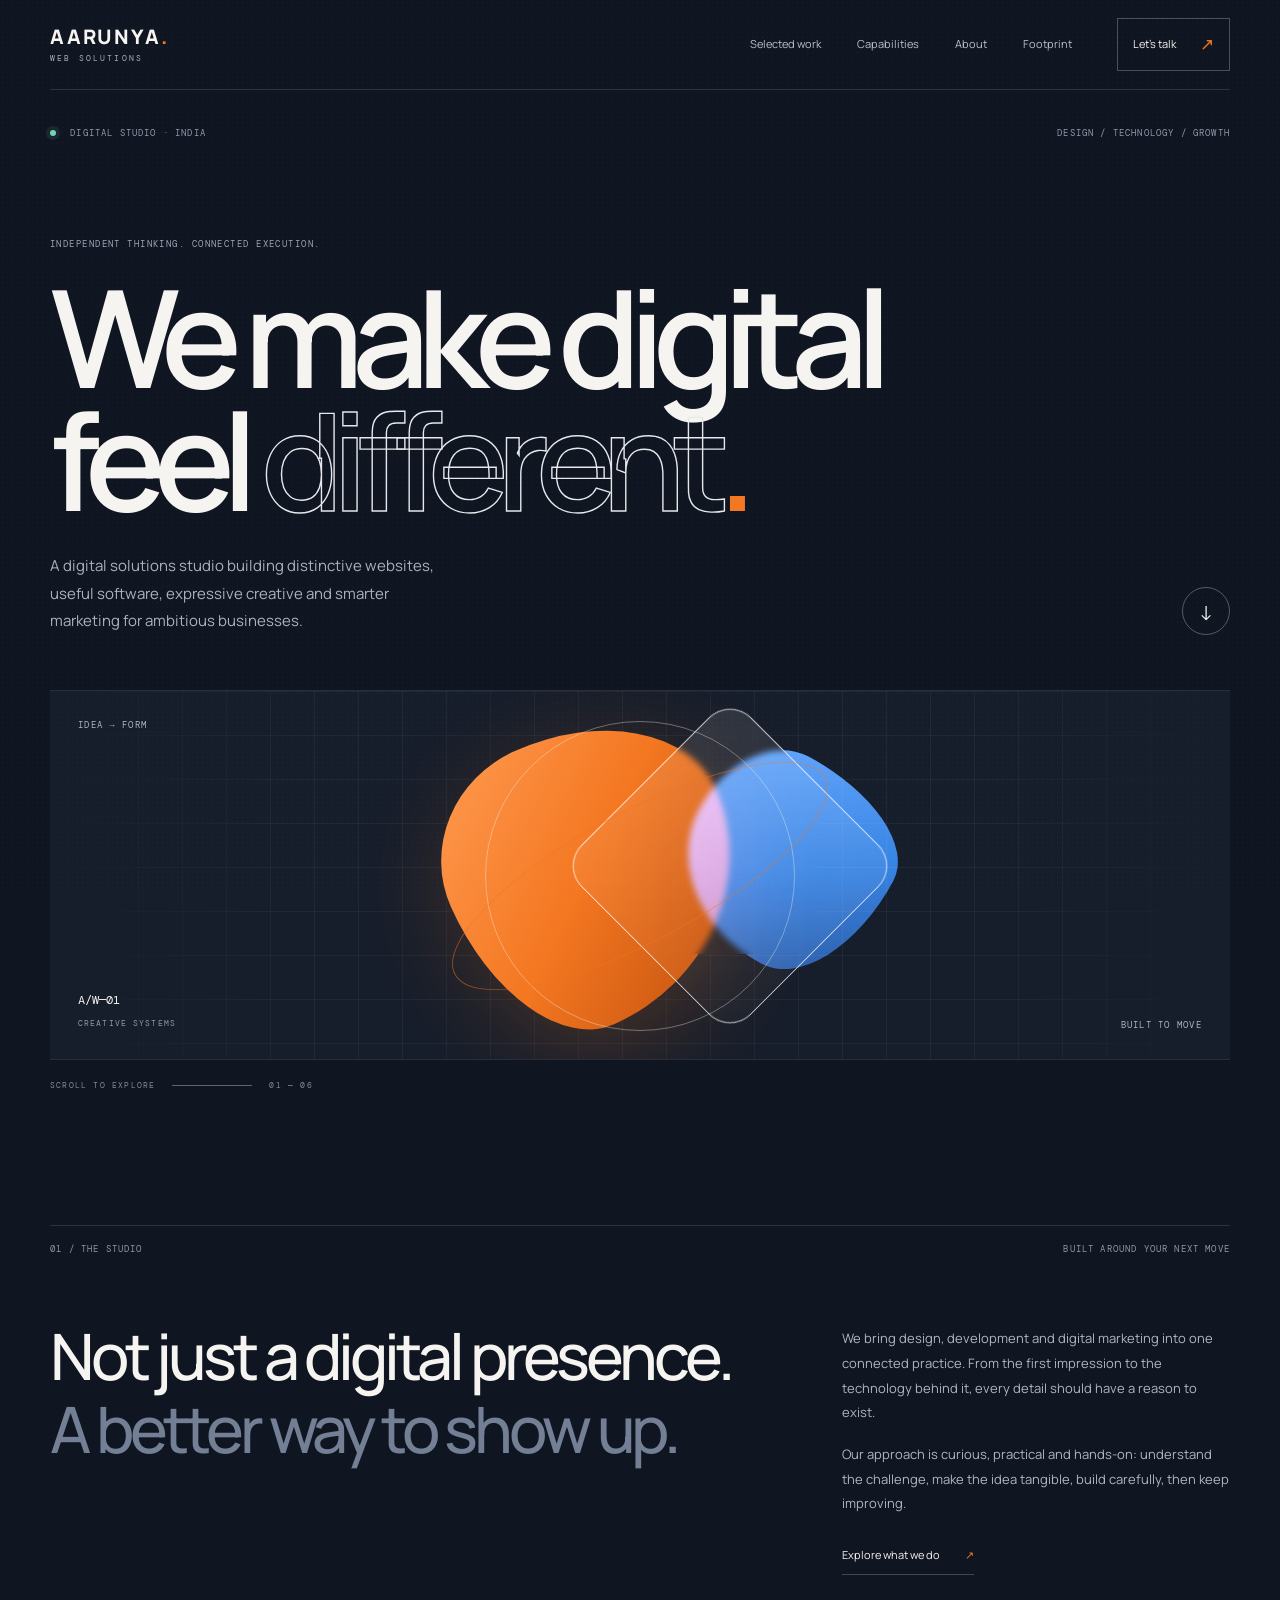
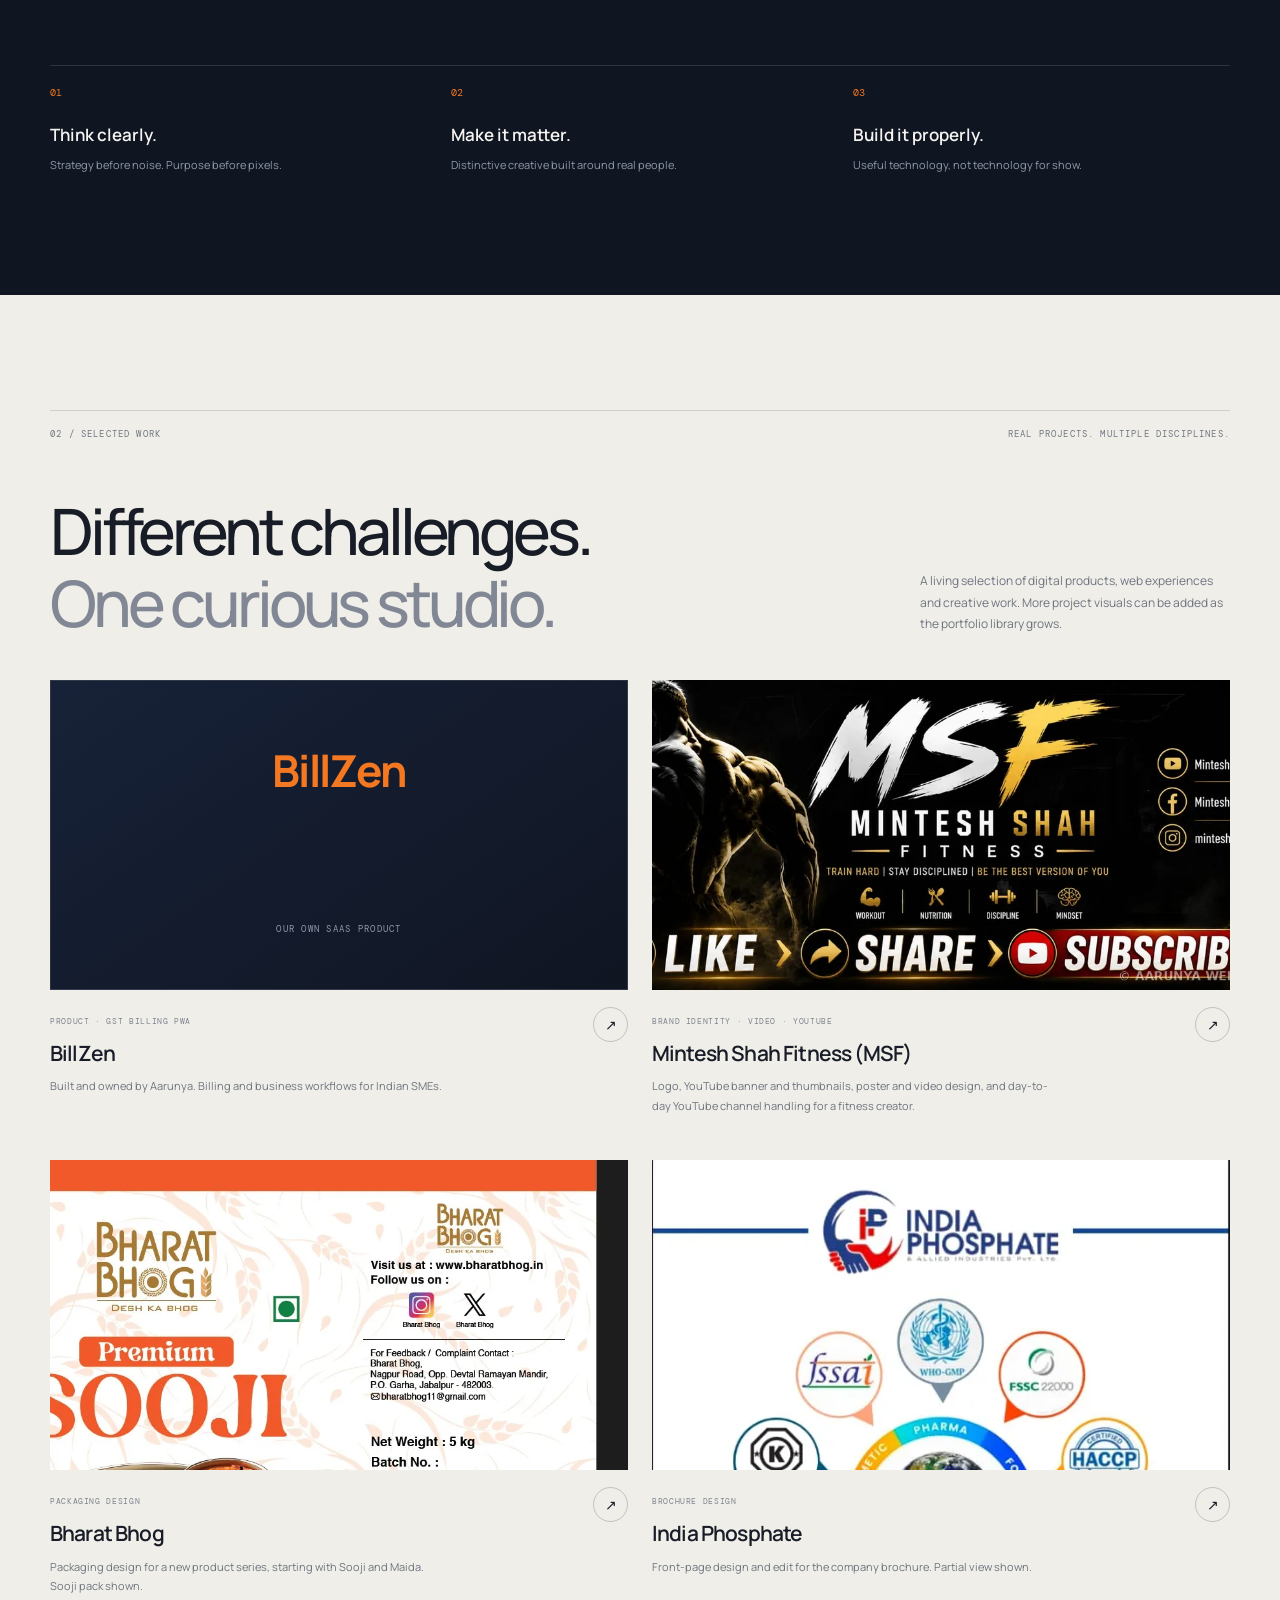
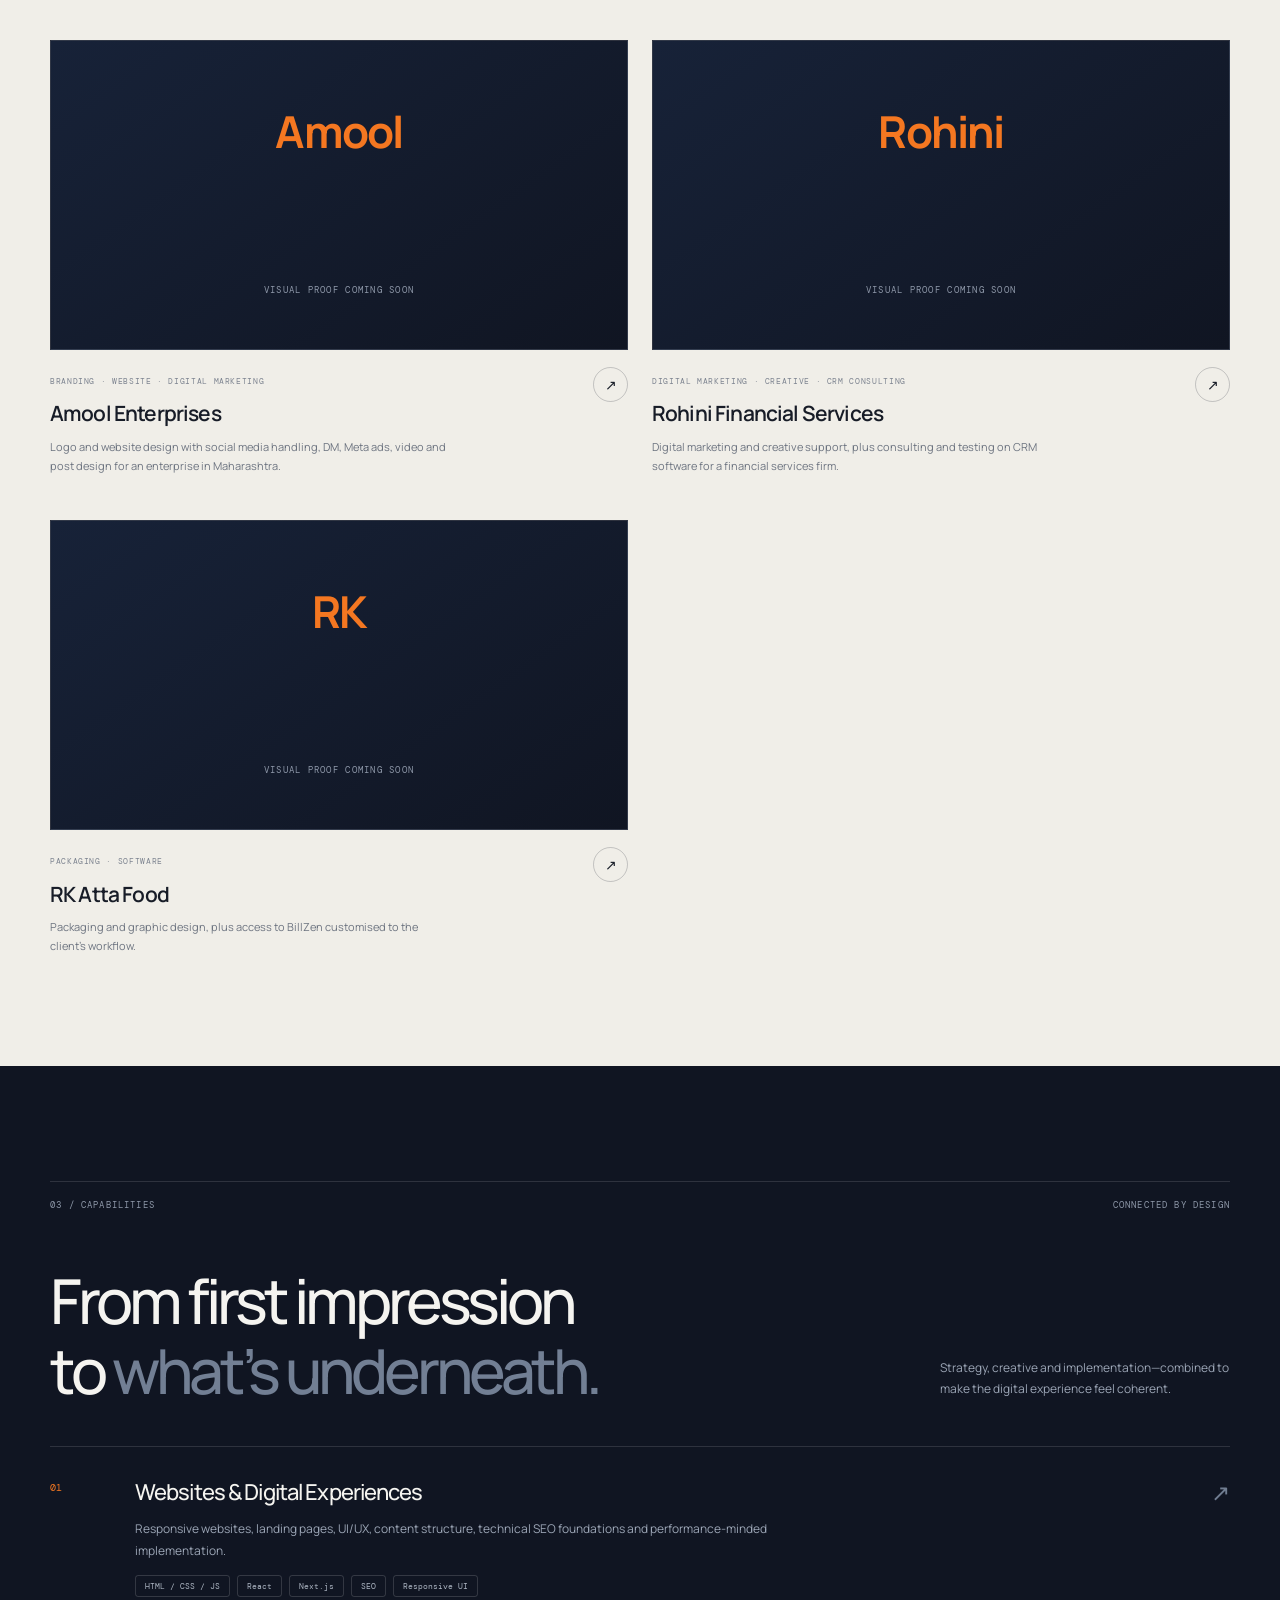
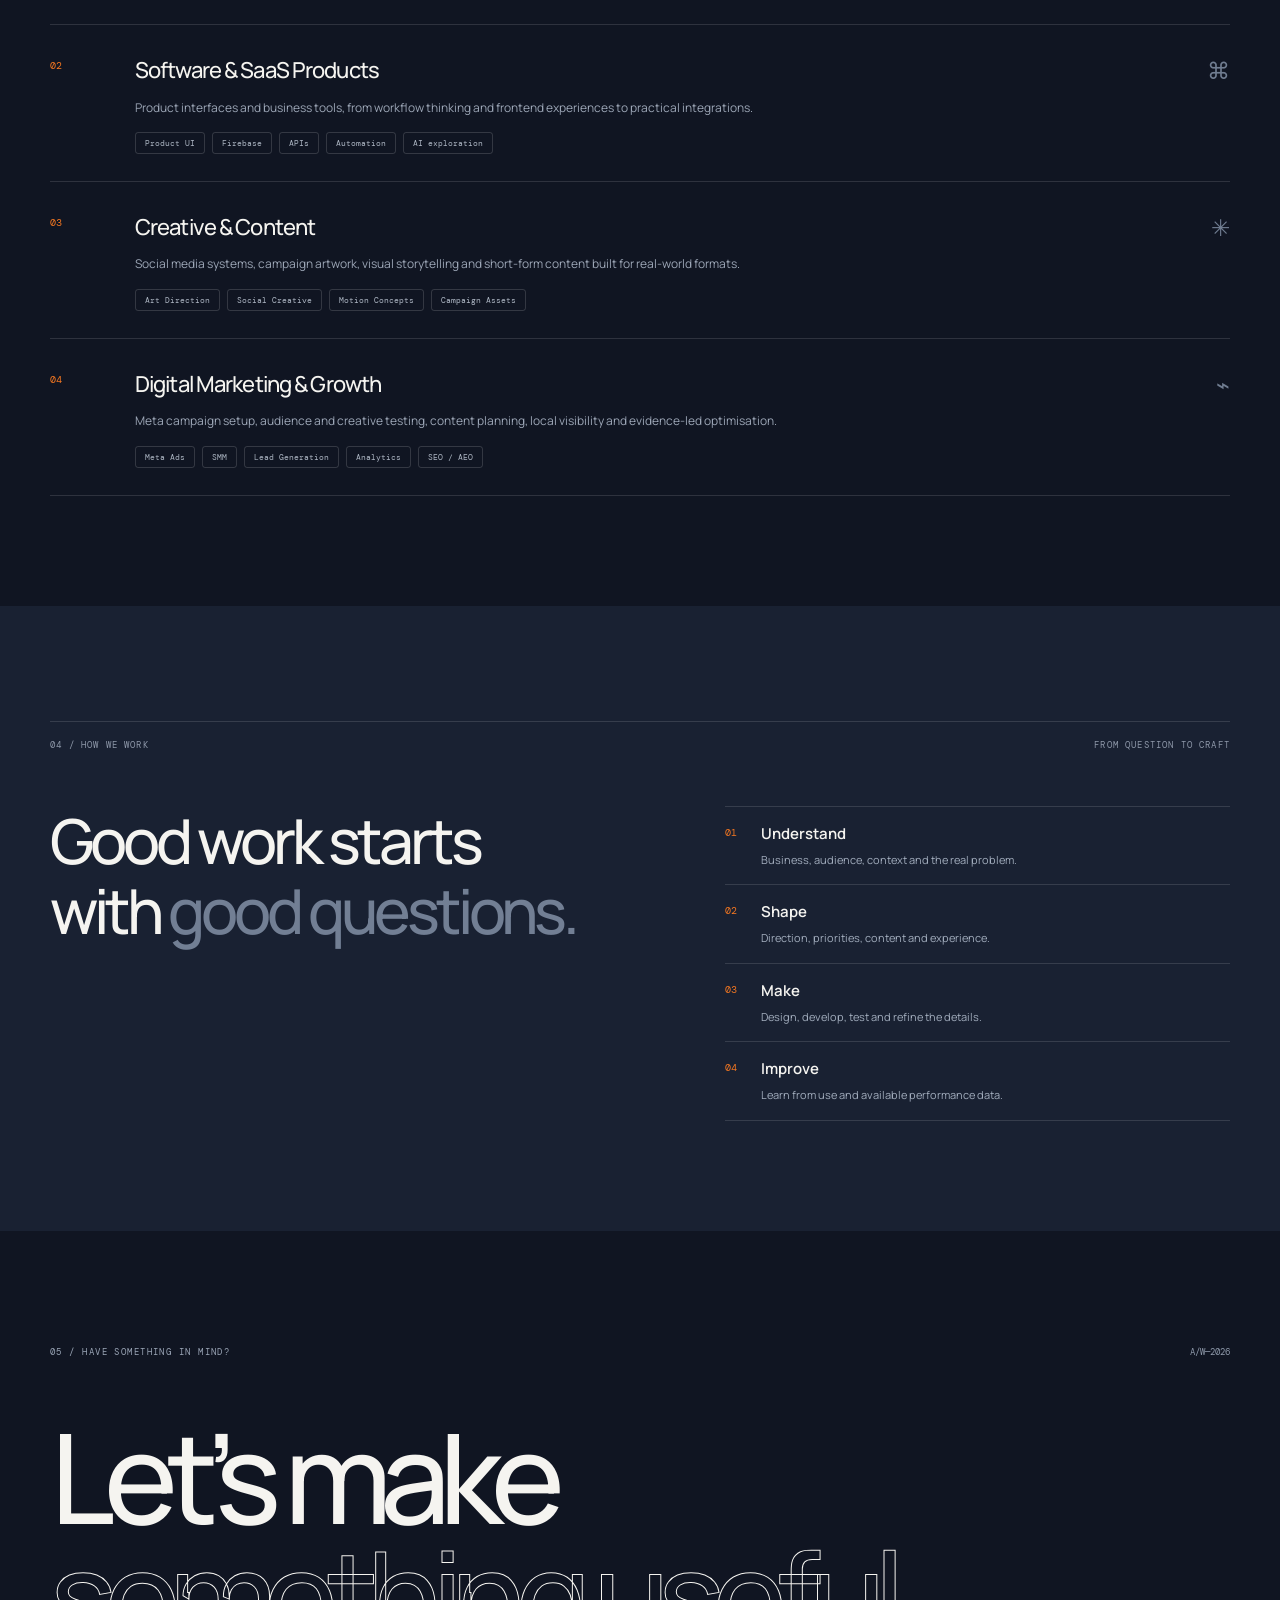
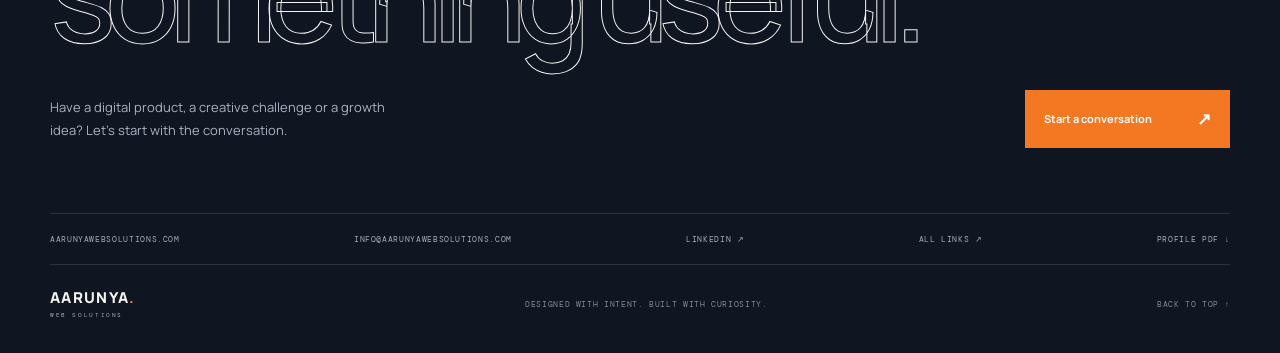
<file: index.html>
<!doctype html>
<html lang="en"><head><meta charset="utf-8"><meta name="viewport" content="width=device-width,initial-scale=1"><meta name="theme-color" content="#101522"><meta name="description" content="Aarunya Web Solutions — digital experiences, software, creative design and performance marketing."><title>Aarunya Web Solutions — Digital, Designed With Intent</title><link rel="preconnect" href="https://fonts.googleapis.com"><link rel="preconnect" href="https://fonts.gstatic.com" crossorigin><link href="https://fonts.googleapis.com/css2?family=DM+Mono:wght@400;500&family=Manrope:wght@400;500;600;700;800&display=swap" rel="stylesheet"><link rel="stylesheet" href="styles.css"><link rel="stylesheet" href="extra.css"><link rel="icon" href="assets/brand/aarunya-logo.png"><script type="application/ld+json">{"@context": "https://schema.org", "@type": "Organization", "name": "Aarunya Web Solutions", "url": "https://aarunyawebsolutions.com", "logo": "https://aarunya-portfolio.vercel.app/assets/brand/aarunya-logo.png", "telephone": "+918770607203", "email": "info@aarunyawebsolutions.com", "sameAs": ["https://aarunyawebsolutions.com", "https://billzen.aarunyawebsolutions.com/landingpage.html", "https://www.instagram.com/aarunya_web_solutions_official", "https://www.youtube.com/@aarunyawebsolutions_official", "https://www.linkedin.com/company/aaurnya-web-solutions", "https://www.pinterest.com/aarunya_web_solutions_official/", "https://www.facebook.com/profile/aarunyawebsolutions", "https://share.google/ZCw2GRJILh90vEI4y"]}</script></head>
<body><div class="grain"></div><header class="nav wrap"><a class="wordmark" href="#home"><span class="wordmark-name">AARUNYA<span class="dot">.</span></span><span class="wordmark-sub">WEB SOLUTIONS</span></a><nav id="nav-links"><a href="#work">Selected work</a><a href="#capabilities">Capabilities</a><a href="#about">About</a><a href="footprint.html">Footprint</a></nav><a class="nav-cta" href="#contact">Let’s talk <span>↗</span></a><button class="menu-toggle" id="menu-toggle" aria-label="Toggle navigation" aria-expanded="false">☰</button></header>
<main id="home"><section class="hero wrap"><div class="hero-topline"><span><i class="status-dot"></i> DIGITAL STUDIO · INDIA</span><span>DESIGN / TECHNOLOGY / GROWTH</span></div><div class="hero-title-wrap"><p class="eyebrow">INDEPENDENT THINKING. CONNECTED EXECUTION.</p><h1>We make digital<br>feel <span class="outlined">different<span class="orange-dot">.</span></span></h1><div class="hero-bottom"><p class="hero-description">A digital solutions studio building distinctive websites, useful software, expressive creative and smarter marketing for ambitious businesses.</p><a class="round-link" href="#work" aria-label="Explore selected work">↓</a></div></div><div class="hero-art"><div class="art-grid"></div><div class="art-label label-a">IDEA → FORM</div><div class="art-label label-b">BUILT TO MOVE</div><div class="shape shape-orange"></div><div class="shape shape-blue"></div><div class="shape shape-glass"></div><div class="shape shape-ring"></div><div class="shape shape-orbit"></div><div class="art-index">A/W—01<br><span>CREATIVE SYSTEMS</span></div></div><div class="hero-scroll"><span>SCROLL TO EXPLORE</span><span class="scroll-line"></span><span>01 — 06</span></div></section>
<section class="manifesto section wrap" id="about"><div class="section-label"><span>01 / THE STUDIO</span><span>BUILT AROUND YOUR NEXT MOVE</span></div><div class="manifesto-grid"><h2>Not just a digital presence.<br><span>A better way to show up.</span></h2><div class="manifesto-copy"><p>We bring design, development and digital marketing into one connected practice. From the first impression to the technology behind it, every detail should have a reason to exist.</p><p>Our approach is curious, practical and hands-on: understand the challenge, make the idea tangible, build carefully, then keep improving.</p><a class="text-link" href="#capabilities">Explore what we do <span>↗</span></a></div></div><div class="principles"><div><span>01</span><strong>Think clearly.</strong><p>Strategy before noise. Purpose before pixels.</p></div><div><span>02</span><strong>Make it matter.</strong><p>Distinctive creative built around real people.</p></div><div><span>03</span><strong>Build it properly.</strong><p>Useful technology, not technology for show.</p></div></div></section>
<section class="work section" id="work"><div class="wrap"><div class="section-label"><span>02 / SELECTED WORK</span><span>REAL PROJECTS. MULTIPLE DISCIPLINES.</span></div><div class="work-heading"><h2>Different challenges.<br><span>One curious studio.</span></h2><p>A living selection of digital products, web experiences and creative work. More project visuals can be added as the portfolio library grows.</p></div><div class="work-grid"><a class="project" href="https://billzen.aarunyawebsolutions.com/landingpage.html" target="_blank" rel="noopener"><div class="project-visual wk-text"><b>BillZen</b><small>OUR OWN SAAS PRODUCT</small></div><div class="project-info"><div><span class="project-type">PRODUCT · GST BILLING PWA</span><h3>BillZen</h3><p>Built and owned by Aarunya. Billing and business workflows for Indian SMEs.</p></div><span class="project-arrow">↗</span></div></a><a class="project" href="case/msf.html"><div class="project-visual"><img src="assets/work/msf-banner.webp" alt="Mintesh Shah Fitness (MSF)" loading="lazy"></div><div class="project-info"><div><span class="project-type">BRAND IDENTITY · VIDEO · YOUTUBE</span><h3>Mintesh Shah Fitness (MSF)</h3><p>Logo, YouTube banner and thumbnails, poster and video design, and day-to-day YouTube channel handling for a fitness creator.</p></div><span class="project-arrow">↗</span></div></a><a class="project" href="case/bharat-bhog.html"><div class="project-visual"><img src="assets/work/bharat-bhog-sooji.webp" alt="Bharat Bhog" loading="lazy"></div><div class="project-info"><div><span class="project-type">PACKAGING DESIGN</span><h3>Bharat Bhog</h3><p>Packaging design for a new product series, starting with Sooji and Maida. Sooji pack shown.</p></div><span class="project-arrow">↗</span></div></a><a class="project" href="case/india-phosphate.html"><div class="project-visual"><img src="assets/work/india-phosphate-front.webp" alt="India Phosphate" loading="lazy"></div><div class="project-info"><div><span class="project-type">BROCHURE DESIGN</span><h3>India Phosphate</h3><p>Front-page design and edit for the company brochure. Partial view shown.</p></div><span class="project-arrow">↗</span></div></a><a class="project" href="case/amool-enterprises.html"><div class="project-visual wk-text"><b>Amool</b><small>VISUAL PROOF COMING SOON</small></div><div class="project-info"><div><span class="project-type">BRANDING · WEBSITE · DIGITAL MARKETING</span><h3>Amool Enterprises</h3><p>Logo and website design with social media handling, DM, Meta ads, video and post design for an enterprise in Maharashtra.</p></div><span class="project-arrow">↗</span></div></a><a class="project" href="case/rohini-financial-services.html"><div class="project-visual wk-text"><b>Rohini</b><small>VISUAL PROOF COMING SOON</small></div><div class="project-info"><div><span class="project-type">DIGITAL MARKETING · CREATIVE · CRM CONSULTING</span><h3>Rohini Financial Services</h3><p>Digital marketing and creative support, plus consulting and testing on CRM software for a financial services firm.</p></div><span class="project-arrow">↗</span></div></a><a class="project" href="case/rk-atta-food.html"><div class="project-visual wk-text"><b>RK</b><small>VISUAL PROOF COMING SOON</small></div><div class="project-info"><div><span class="project-type">PACKAGING · SOFTWARE</span><h3>RK Atta Food</h3><p>Packaging and graphic design, plus access to BillZen customised to the client’s workflow.</p></div><span class="project-arrow">↗</span></div></a></div></div></section>
<section class="capabilities section wrap" id="capabilities"><div class="section-label"><span>03 / CAPABILITIES</span><span>CONNECTED BY DESIGN</span></div><div class="capability-head"><h2>From first impression<br>to <span>what’s underneath.</span></h2><p>Strategy, creative and implementation—combined to make the digital experience feel coherent.</p></div><div class="capability-list">
<article><span class="cap-num">01</span><div><h3>Websites & Digital Experiences</h3><p>Responsive websites, landing pages, UI/UX, content structure, technical SEO foundations and performance-minded implementation.</p><div class="tags"><span>HTML / CSS / JS</span><span>React</span><span>Next.js</span><span>SEO</span><span>Responsive UI</span></div></div><span class="cap-icon">↗</span></article>
<article><span class="cap-num">02</span><div><h3>Software & SaaS Products</h3><p>Product interfaces and business tools, from workflow thinking and frontend experiences to practical integrations.</p><div class="tags"><span>Product UI</span><span>Firebase</span><span>APIs</span><span>Automation</span><span>AI exploration</span></div></div><span class="cap-icon">⌘</span></article>
<article><span class="cap-num">03</span><div><h3>Creative & Content</h3><p>Social media systems, campaign artwork, visual storytelling and short-form content built for real-world formats.</p><div class="tags"><span>Art Direction</span><span>Social Creative</span><span>Motion Concepts</span><span>Campaign Assets</span></div></div><span class="cap-icon">✳</span></article>
<article><span class="cap-num">04</span><div><h3>Digital Marketing & Growth</h3><p>Meta campaign setup, audience and creative testing, content planning, local visibility and evidence-led optimisation.</p><div class="tags"><span>Meta Ads</span><span>SMM</span><span>Lead Generation</span><span>Analytics</span><span>SEO / AEO</span></div></div><span class="cap-icon">⌁</span></article></div></section>
<section class="approach section"><div class="wrap"><div class="section-label"><span>04 / HOW WE WORK</span><span>FROM QUESTION TO CRAFT</span></div><div class="approach-grid"><h2>Good work starts<br>with <span>good questions.</span></h2><div class="approach-steps"><div><span>01</span><p><b>Understand</b><small>Business, audience, context and the real problem.</small></p></div><div><span>02</span><p><b>Shape</b><small>Direction, priorities, content and experience.</small></p></div><div><span>03</span><p><b>Make</b><small>Design, develop, test and refine the details.</small></p></div><div><span>04</span><p><b>Improve</b><small>Learn from use and available performance data.</small></p></div></div></div></div></section>
<section class="contact section wrap" id="contact"><div class="contact-top"><span class="eyebrow">05 / HAVE SOMETHING IN MIND?</span><span class="contact-index">A/W—2026</span></div><h2>Let’s make<br><span>something useful.</span></h2><div class="contact-bottom"><p>Have a digital product, a creative challenge or a growth idea? Let’s start with the conversation.</p><a class="contact-button" href="https://wa.me/918770607203" target="_blank" rel="noopener">Start a conversation <span>↗</span></a></div><div class="contact-links"><a href="https://aarunyawebsolutions.com" target="_blank" rel="noopener">AARUNYAWEBSOLUTIONS.COM</a><a href="mailto:info@aarunyawebsolutions.com">INFO@AARUNYAWEBSOLUTIONS.COM</a><a href="https://www.linkedin.com/company/aaurnya-web-solutions" target="_blank" rel="noopener">LINKEDIN ↗</a><a href="footprint.html">ALL LINKS ↗</a><a href="Aarunya-Web-Solutions-Profile.pdf" download>PROFILE PDF ↓</a></div><footer><a class="wordmark footer-mark" href="#home"><span class="wordmark-name">AARUNYA<span class="dot">.</span></span><span class="wordmark-sub">WEB SOLUTIONS</span></a><span>DESIGNED WITH INTENT. BUILT WITH CURIOSITY.</span><a href="#home">BACK TO TOP ↑</a></footer></section></main><script src="script.js"></script></body></html>
</file>
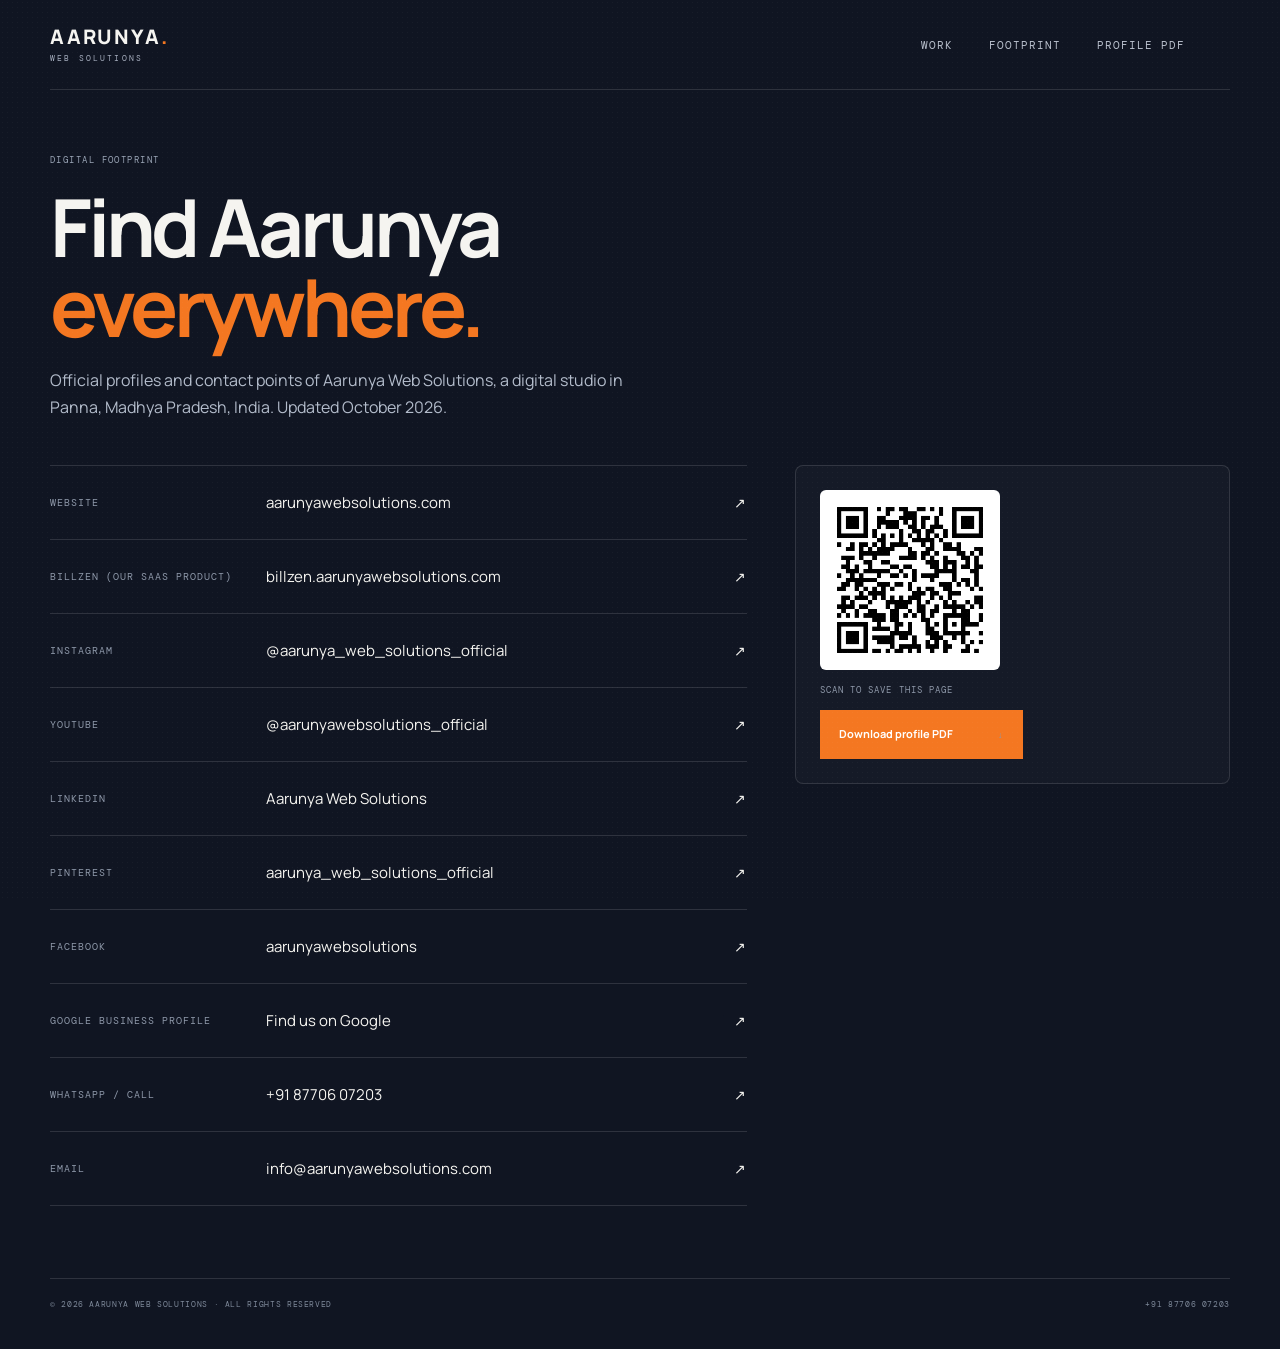
<file: footprint.html>
<!doctype html><html lang="en"><head><meta charset="utf-8"><meta name="viewport" content="width=device-width,initial-scale=1"><meta name="theme-color" content="#101522"><title>Digital Footprint | Aarunya Web Solutions</title><meta name="description" content="Official website, social profiles and contact details of Aarunya Web Solutions."><link rel="canonical" href="https://aarunya-portfolio.vercel.app/footprint.html"><meta property="og:title" content="Digital Footprint | Aarunya Web Solutions"><meta property="og:description" content="Official website, social profiles and contact details of Aarunya Web Solutions."><meta property="og:type" content="website"><meta property="og:image" content="https://aarunya-portfolio.vercel.app/assets/brand/aarunya-logo.png"><link rel="icon" href="assets/brand/aarunya-logo.png"><link rel="preconnect" href="https://fonts.googleapis.com"><link rel="preconnect" href="https://fonts.gstatic.com" crossorigin><link href="https://fonts.googleapis.com/css2?family=DM+Mono:wght@400;500&family=Manrope:wght@400;500;600;700;800&display=swap" rel="stylesheet"><link rel="stylesheet" href="styles.css"><link rel="stylesheet" href="extra.css"><script type="application/ld+json">{"@context": "https://schema.org", "@type": "Organization", "name": "Aarunya Web Solutions", "url": "https://aarunyawebsolutions.com", "logo": "https://aarunya-portfolio.vercel.app/assets/brand/aarunya-logo.png", "telephone": "+918770607203", "email": "info@aarunyawebsolutions.com", "sameAs": ["https://aarunyawebsolutions.com", "https://billzen.aarunyawebsolutions.com/landingpage.html", "https://www.instagram.com/aarunya_web_solutions_official", "https://www.youtube.com/@aarunyawebsolutions_official", "https://www.linkedin.com/company/aaurnya-web-solutions", "https://www.pinterest.com/aarunya_web_solutions_official/", "https://www.facebook.com/profile/aarunyawebsolutions", "https://share.google/ZCw2GRJILh90vEI4y"]}</script></head><body><div class="grain"></div><header class="nav wrap"><a class="wordmark" href="index.html"><span class="wordmark-name">AARUNYA<span class="dot">.</span></span><span class="wordmark-sub">WEB SOLUTIONS</span></a><nav class="sub-nav"><a href="index.html#work">Work</a><a href="footprint.html">Footprint</a><a href="Aarunya-Web-Solutions-Profile.pdf" download>Profile PDF</a></nav></header><main class="wrap sub-main"><span class="eyebrow">DIGITAL FOOTPRINT</span><h1>Find Aarunya<br><span>everywhere.</span></h1><p class="lead">Official profiles and contact points of Aarunya Web Solutions, a digital studio in Panna, Madhya Pradesh, India. Updated October 2026.</p><div class="fp-wrap"><div class="fp-list"><a class="fp-row" href="https://aarunyawebsolutions.com" target="_blank" rel="noopener"><span class="fp-k">Website</span><span class="fp-v">aarunyawebsolutions.com</span><span class="project-arrow">↗</span></a><a class="fp-row" href="https://billzen.aarunyawebsolutions.com/landingpage.html" target="_blank" rel="noopener"><span class="fp-k">BillZen (our SaaS product)</span><span class="fp-v">billzen.aarunyawebsolutions.com</span><span class="project-arrow">↗</span></a><a class="fp-row" href="https://www.instagram.com/aarunya_web_solutions_official" target="_blank" rel="noopener"><span class="fp-k">Instagram</span><span class="fp-v">@aarunya_web_solutions_official</span><span class="project-arrow">↗</span></a><a class="fp-row" href="https://www.youtube.com/@aarunyawebsolutions_official" target="_blank" rel="noopener"><span class="fp-k">YouTube</span><span class="fp-v">@aarunyawebsolutions_official</span><span class="project-arrow">↗</span></a><a class="fp-row" href="https://www.linkedin.com/company/aaurnya-web-solutions" target="_blank" rel="noopener"><span class="fp-k">LinkedIn</span><span class="fp-v">Aarunya Web Solutions</span><span class="project-arrow">↗</span></a><a class="fp-row" href="https://www.pinterest.com/aarunya_web_solutions_official/" target="_blank" rel="noopener"><span class="fp-k">Pinterest</span><span class="fp-v">aarunya_web_solutions_official</span><span class="project-arrow">↗</span></a><a class="fp-row" href="https://www.facebook.com/profile/aarunyawebsolutions" target="_blank" rel="noopener"><span class="fp-k">Facebook</span><span class="fp-v">aarunyawebsolutions</span><span class="project-arrow">↗</span></a><a class="fp-row" href="https://share.google/ZCw2GRJILh90vEI4y" target="_blank" rel="noopener"><span class="fp-k">Google Business Profile</span><span class="fp-v">Find us on Google</span><span class="project-arrow">↗</span></a><a class="fp-row" href="https://wa.me/918770607203" target="_blank" rel="noopener"><span class="fp-k">WhatsApp / Call</span><span class="fp-v">+91 87706 07203</span><span class="project-arrow">↗</span></a><a class="fp-row" href="mailto:info@aarunyawebsolutions.com" target="_blank" rel="noopener"><span class="fp-k">Email</span><span class="fp-v">info@aarunyawebsolutions.com</span><span class="project-arrow">↗</span></a></div><aside class="fp-qr"><img src="assets/brand/footprint-qr.png" alt="QR code for this page" width="180" height="180"><span>SCAN TO SAVE THIS PAGE</span><a class="contact-button" href="Aarunya-Web-Solutions-Profile.pdf" download>Download profile PDF <span>↓</span></a></aside></div><footer class="sub-foot"><span>© 2026 AARUNYA WEB SOLUTIONS · ALL RIGHTS RESERVED</span><a href="https://wa.me/918770607203">+91 87706 07203</a></footer></main></body></html>
</file>
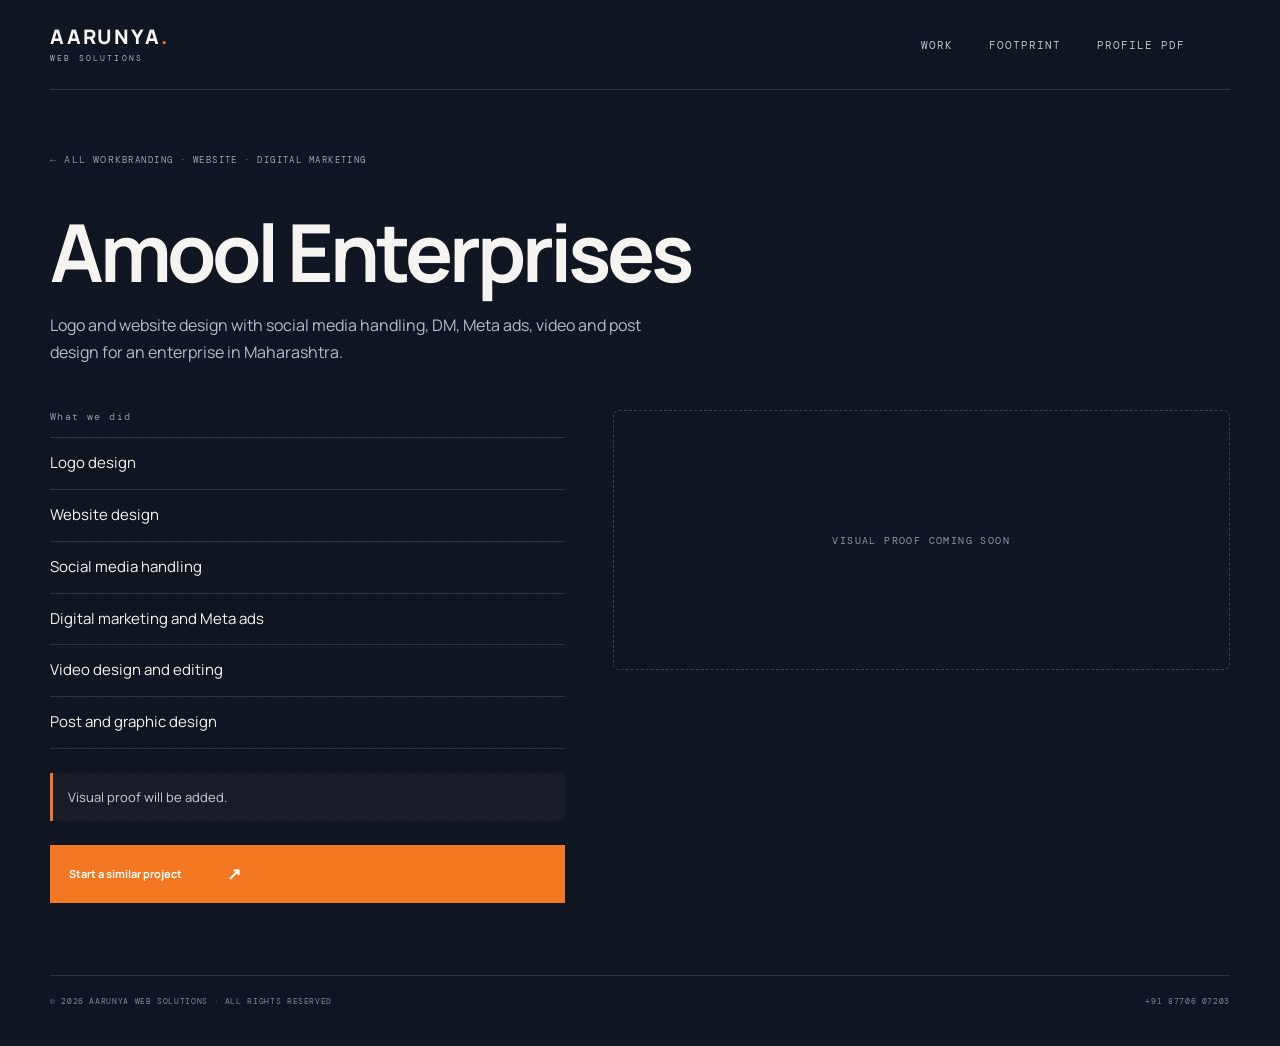
<file: case/amool-enterprises.html>
<!doctype html><html lang="en"><head><meta charset="utf-8"><meta name="viewport" content="width=device-width,initial-scale=1"><meta name="theme-color" content="#101522"><title>Amool Enterprises | Aarunya Web Solutions</title><meta name="description" content="Logo and website design with social media handling, DM, Meta ads, video and post design for an enterprise in Maharashtra."><link rel="canonical" href="https://aarunya-portfolio.vercel.app/case/amool-enterprises.html"><meta property="og:title" content="Amool Enterprises | Aarunya Web Solutions"><meta property="og:description" content="Logo and website design with social media handling, DM, Meta ads, video and post design for an enterprise in Maharashtra."><meta property="og:type" content="website"><meta property="og:image" content="https://aarunya-portfolio.vercel.app/assets/brand/aarunya-logo.png"><link rel="icon" href="../assets/brand/aarunya-logo.png"><link rel="preconnect" href="https://fonts.googleapis.com"><link rel="preconnect" href="https://fonts.gstatic.com" crossorigin><link href="https://fonts.googleapis.com/css2?family=DM+Mono:wght@400;500&family=Manrope:wght@400;500;600;700;800&display=swap" rel="stylesheet"><link rel="stylesheet" href="../styles.css"><link rel="stylesheet" href="../extra.css"><script type="application/ld+json">{"@context": "https://schema.org", "@type": "Organization", "name": "Aarunya Web Solutions", "url": "https://aarunyawebsolutions.com", "logo": "https://aarunya-portfolio.vercel.app/assets/brand/aarunya-logo.png", "telephone": "+918770607203", "email": "info@aarunyawebsolutions.com", "sameAs": ["https://aarunyawebsolutions.com", "https://billzen.aarunyawebsolutions.com/landingpage.html", "https://www.instagram.com/aarunya_web_solutions_official", "https://www.youtube.com/@aarunyawebsolutions_official", "https://www.linkedin.com/company/aaurnya-web-solutions", "https://www.pinterest.com/aarunya_web_solutions_official/", "https://www.facebook.com/profile/aarunyawebsolutions", "https://share.google/ZCw2GRJILh90vEI4y"]}</script></head><body><div class="grain"></div><header class="nav wrap"><a class="wordmark" href="../index.html"><span class="wordmark-name">AARUNYA<span class="dot">.</span></span><span class="wordmark-sub">WEB SOLUTIONS</span></a><nav class="sub-nav"><a href="../index.html#work">Work</a><a href="../footprint.html">Footprint</a><a href="../Aarunya-Web-Solutions-Profile.pdf" download>Profile PDF</a></nav></header><main class="wrap sub-main"><a class="back" href="../index.html#work">← ALL WORK</a><span class="eyebrow">BRANDING · WEBSITE · DIGITAL MARKETING</span><h1>Amool Enterprises</h1><p class="lead">Logo and website design with social media handling, DM, Meta ads, video and post design for an enterprise in Maharashtra.</p><div class="case-grid"><div><h2>What we did</h2><ul class="scope"><li>Logo design</li><li>Website design</li><li>Social media handling</li><li>Digital marketing and Meta ads</li><li>Video design and editing</li><li>Post and graphic design</li></ul><p class="case-note">Visual proof will be added.</p><a class="contact-button" href="https://wa.me/918770607203">Start a similar project <span>↗</span></a></div><div class="case-media"><div class="case-pending">VISUAL PROOF COMING SOON</div></div></div><footer class="sub-foot"><span>© 2026 AARUNYA WEB SOLUTIONS · ALL RIGHTS RESERVED</span><a href="https://wa.me/918770607203">+91 87706 07203</a></footer></main></body></html>
</file>
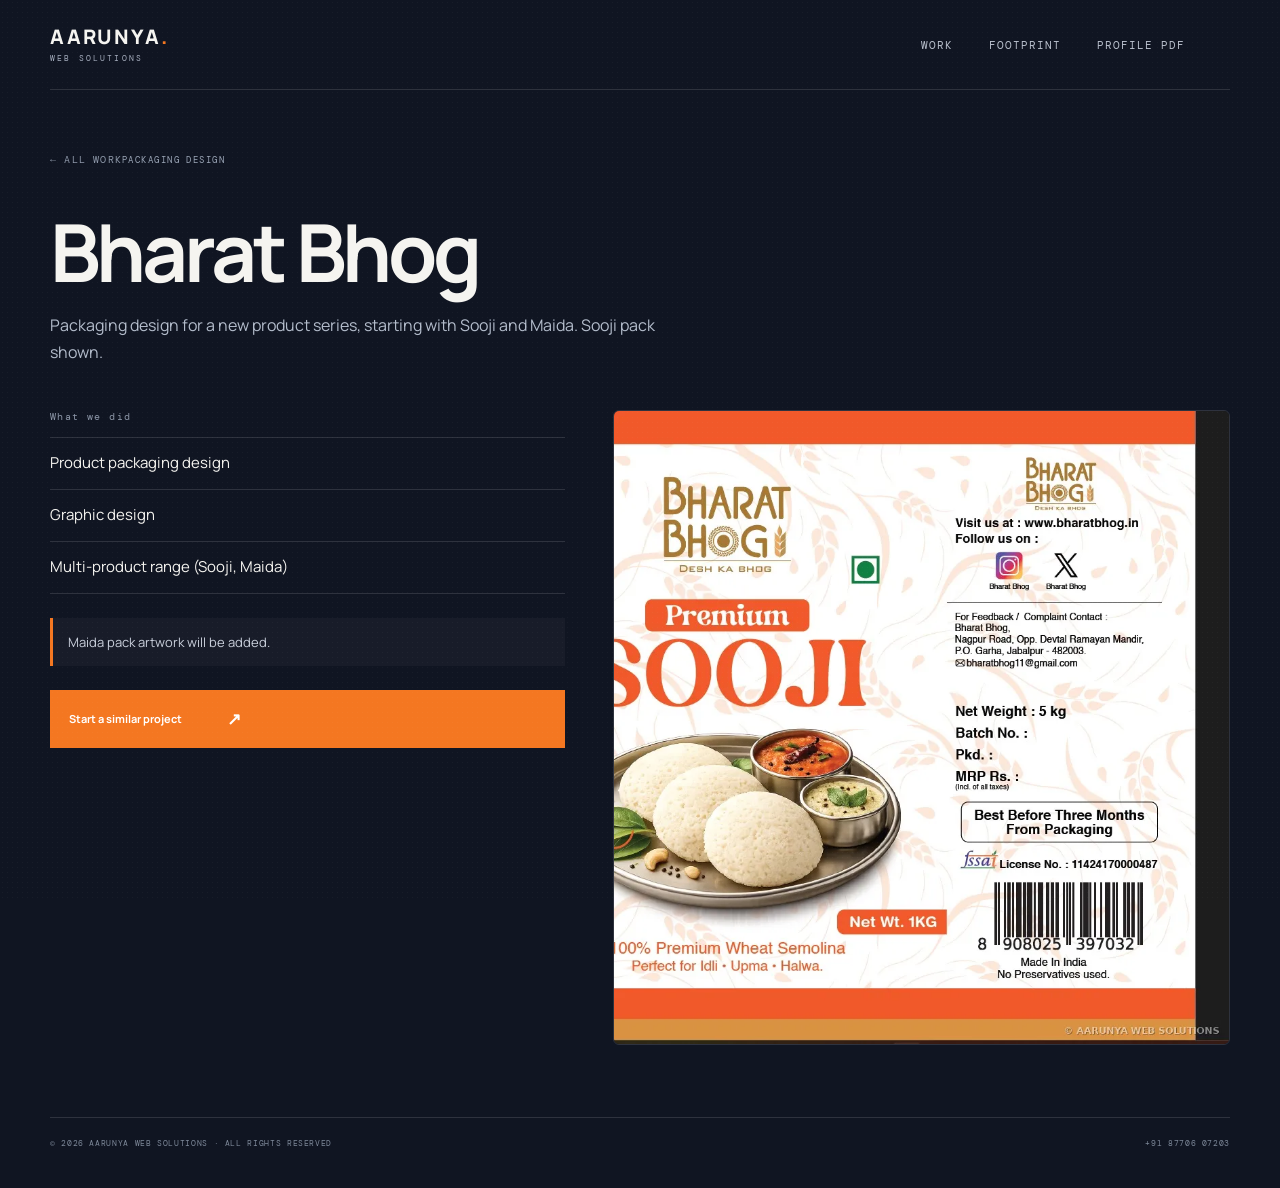
<file: case/bharat-bhog.html>
<!doctype html><html lang="en"><head><meta charset="utf-8"><meta name="viewport" content="width=device-width,initial-scale=1"><meta name="theme-color" content="#101522"><title>Bharat Bhog | Aarunya Web Solutions</title><meta name="description" content="Packaging design for a new product series, starting with Sooji and Maida. Sooji pack shown."><link rel="canonical" href="https://aarunya-portfolio.vercel.app/case/bharat-bhog.html"><meta property="og:title" content="Bharat Bhog | Aarunya Web Solutions"><meta property="og:description" content="Packaging design for a new product series, starting with Sooji and Maida. Sooji pack shown."><meta property="og:type" content="website"><meta property="og:image" content="https://aarunya-portfolio.vercel.app/assets/brand/aarunya-logo.png"><link rel="icon" href="../assets/brand/aarunya-logo.png"><link rel="preconnect" href="https://fonts.googleapis.com"><link rel="preconnect" href="https://fonts.gstatic.com" crossorigin><link href="https://fonts.googleapis.com/css2?family=DM+Mono:wght@400;500&family=Manrope:wght@400;500;600;700;800&display=swap" rel="stylesheet"><link rel="stylesheet" href="../styles.css"><link rel="stylesheet" href="../extra.css"><script type="application/ld+json">{"@context": "https://schema.org", "@type": "Organization", "name": "Aarunya Web Solutions", "url": "https://aarunyawebsolutions.com", "logo": "https://aarunya-portfolio.vercel.app/assets/brand/aarunya-logo.png", "telephone": "+918770607203", "email": "info@aarunyawebsolutions.com", "sameAs": ["https://aarunyawebsolutions.com", "https://billzen.aarunyawebsolutions.com/landingpage.html", "https://www.instagram.com/aarunya_web_solutions_official", "https://www.youtube.com/@aarunyawebsolutions_official", "https://www.linkedin.com/company/aaurnya-web-solutions", "https://www.pinterest.com/aarunya_web_solutions_official/", "https://www.facebook.com/profile/aarunyawebsolutions", "https://share.google/ZCw2GRJILh90vEI4y"]}</script></head><body><div class="grain"></div><header class="nav wrap"><a class="wordmark" href="../index.html"><span class="wordmark-name">AARUNYA<span class="dot">.</span></span><span class="wordmark-sub">WEB SOLUTIONS</span></a><nav class="sub-nav"><a href="../index.html#work">Work</a><a href="../footprint.html">Footprint</a><a href="../Aarunya-Web-Solutions-Profile.pdf" download>Profile PDF</a></nav></header><main class="wrap sub-main"><a class="back" href="../index.html#work">← ALL WORK</a><span class="eyebrow">PACKAGING DESIGN</span><h1>Bharat Bhog</h1><p class="lead">Packaging design for a new product series, starting with Sooji and Maida. Sooji pack shown.</p><div class="case-grid"><div><h2>What we did</h2><ul class="scope"><li>Product packaging design</li><li>Graphic design</li><li>Multi-product range (Sooji, Maida)</li></ul><p class="case-note">Maida pack artwork will be added.</p><a class="contact-button" href="https://wa.me/918770607203">Start a similar project <span>↗</span></a></div><div class="case-media"><img class="case-img" src="../assets/work/bharat-bhog-sooji.webp" alt="Bharat Bhog work" loading="lazy"></div></div><footer class="sub-foot"><span>© 2026 AARUNYA WEB SOLUTIONS · ALL RIGHTS RESERVED</span><a href="https://wa.me/918770607203">+91 87706 07203</a></footer></main></body></html>
</file>
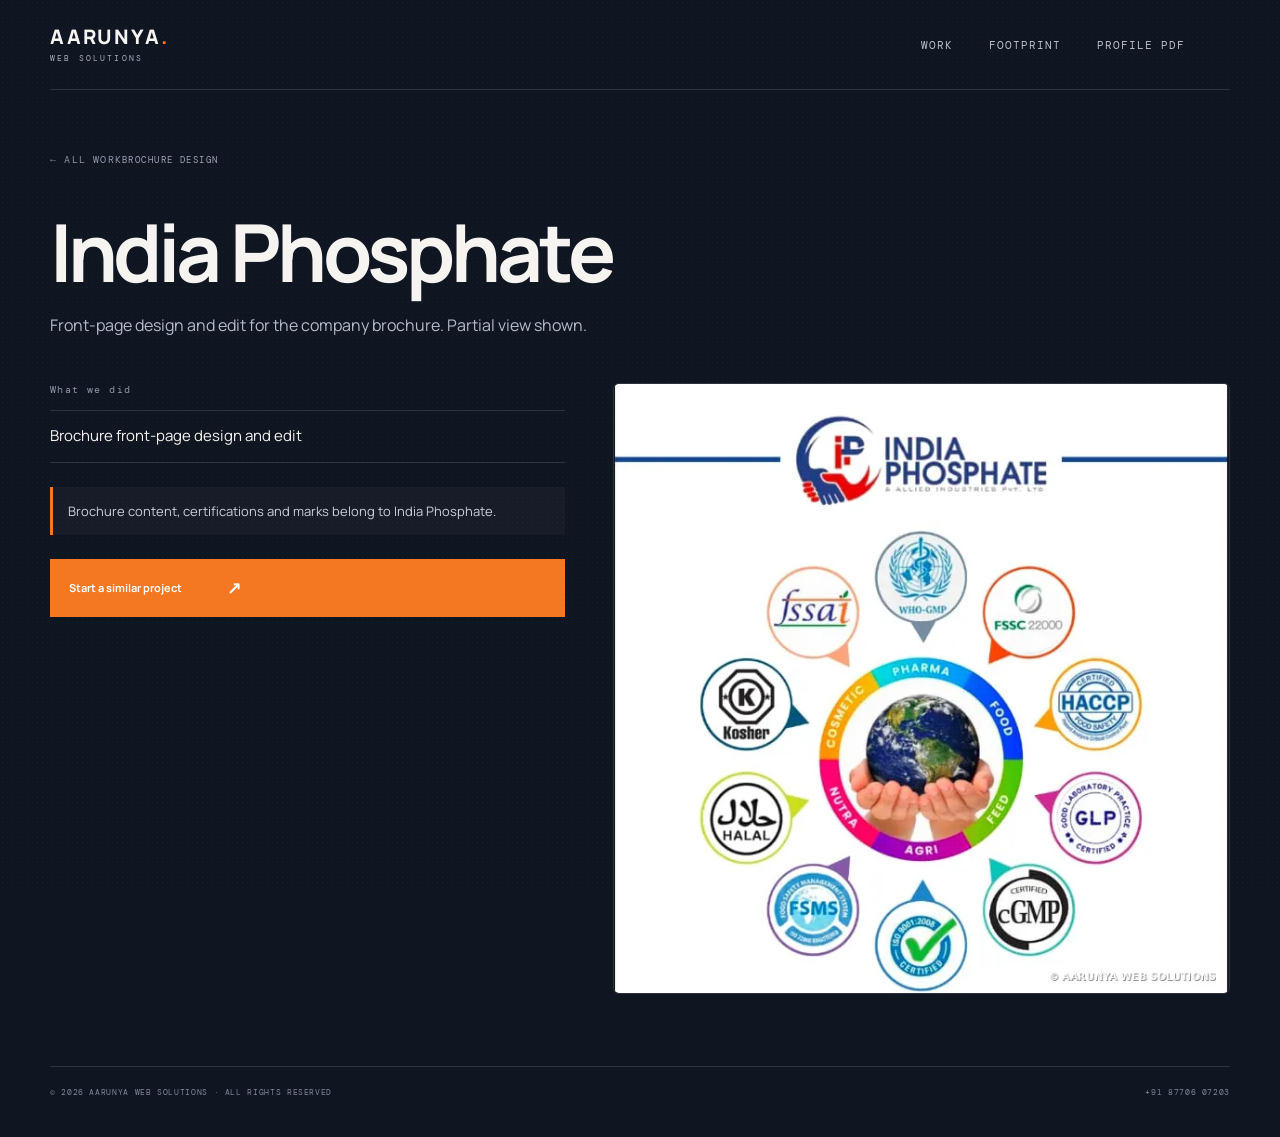
<file: case/india-phosphate.html>
<!doctype html><html lang="en"><head><meta charset="utf-8"><meta name="viewport" content="width=device-width,initial-scale=1"><meta name="theme-color" content="#101522"><title>India Phosphate | Aarunya Web Solutions</title><meta name="description" content="Front-page design and edit for the company brochure. Partial view shown."><link rel="canonical" href="https://aarunya-portfolio.vercel.app/case/india-phosphate.html"><meta property="og:title" content="India Phosphate | Aarunya Web Solutions"><meta property="og:description" content="Front-page design and edit for the company brochure. Partial view shown."><meta property="og:type" content="website"><meta property="og:image" content="https://aarunya-portfolio.vercel.app/assets/brand/aarunya-logo.png"><link rel="icon" href="../assets/brand/aarunya-logo.png"><link rel="preconnect" href="https://fonts.googleapis.com"><link rel="preconnect" href="https://fonts.gstatic.com" crossorigin><link href="https://fonts.googleapis.com/css2?family=DM+Mono:wght@400;500&family=Manrope:wght@400;500;600;700;800&display=swap" rel="stylesheet"><link rel="stylesheet" href="../styles.css"><link rel="stylesheet" href="../extra.css"><script type="application/ld+json">{"@context": "https://schema.org", "@type": "Organization", "name": "Aarunya Web Solutions", "url": "https://aarunyawebsolutions.com", "logo": "https://aarunya-portfolio.vercel.app/assets/brand/aarunya-logo.png", "telephone": "+918770607203", "email": "info@aarunyawebsolutions.com", "sameAs": ["https://aarunyawebsolutions.com", "https://billzen.aarunyawebsolutions.com/landingpage.html", "https://www.instagram.com/aarunya_web_solutions_official", "https://www.youtube.com/@aarunyawebsolutions_official", "https://www.linkedin.com/company/aaurnya-web-solutions", "https://www.pinterest.com/aarunya_web_solutions_official/", "https://www.facebook.com/profile/aarunyawebsolutions", "https://share.google/ZCw2GRJILh90vEI4y"]}</script></head><body><div class="grain"></div><header class="nav wrap"><a class="wordmark" href="../index.html"><span class="wordmark-name">AARUNYA<span class="dot">.</span></span><span class="wordmark-sub">WEB SOLUTIONS</span></a><nav class="sub-nav"><a href="../index.html#work">Work</a><a href="../footprint.html">Footprint</a><a href="../Aarunya-Web-Solutions-Profile.pdf" download>Profile PDF</a></nav></header><main class="wrap sub-main"><a class="back" href="../index.html#work">← ALL WORK</a><span class="eyebrow">BROCHURE DESIGN</span><h1>India Phosphate</h1><p class="lead">Front-page design and edit for the company brochure. Partial view shown.</p><div class="case-grid"><div><h2>What we did</h2><ul class="scope"><li>Brochure front-page design and edit</li></ul><p class="case-note">Brochure content, certifications and marks belong to India Phosphate.</p><a class="contact-button" href="https://wa.me/918770607203">Start a similar project <span>↗</span></a></div><div class="case-media"><img class="case-img" src="../assets/work/india-phosphate-front.webp" alt="India Phosphate work" loading="lazy"></div></div><footer class="sub-foot"><span>© 2026 AARUNYA WEB SOLUTIONS · ALL RIGHTS RESERVED</span><a href="https://wa.me/918770607203">+91 87706 07203</a></footer></main></body></html>
</file>
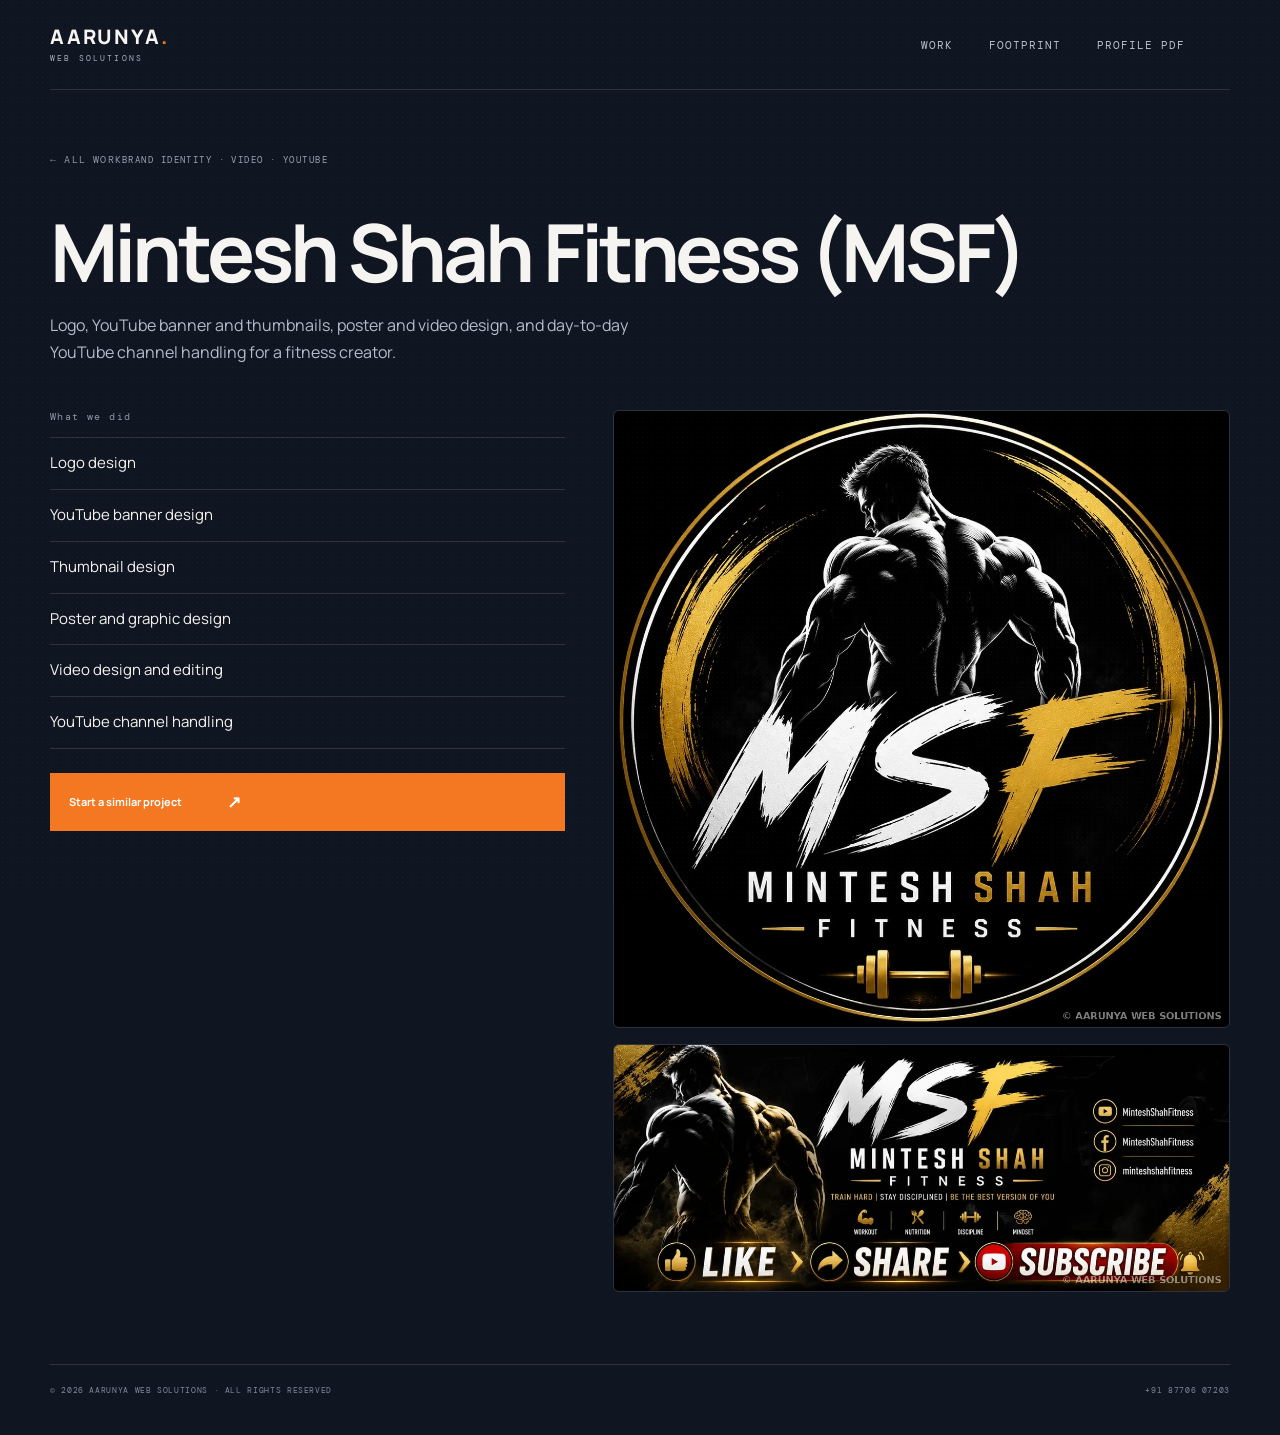
<file: case/msf.html>
<!doctype html><html lang="en"><head><meta charset="utf-8"><meta name="viewport" content="width=device-width,initial-scale=1"><meta name="theme-color" content="#101522"><title>Mintesh Shah Fitness (MSF) | Aarunya Web Solutions</title><meta name="description" content="Logo, YouTube banner and thumbnails, poster and video design, and day-to-day YouTube channel handling for a fitness creator."><link rel="canonical" href="https://aarunya-portfolio.vercel.app/case/msf.html"><meta property="og:title" content="Mintesh Shah Fitness (MSF) | Aarunya Web Solutions"><meta property="og:description" content="Logo, YouTube banner and thumbnails, poster and video design, and day-to-day YouTube channel handling for a fitness creator."><meta property="og:type" content="website"><meta property="og:image" content="https://aarunya-portfolio.vercel.app/assets/brand/aarunya-logo.png"><link rel="icon" href="../assets/brand/aarunya-logo.png"><link rel="preconnect" href="https://fonts.googleapis.com"><link rel="preconnect" href="https://fonts.gstatic.com" crossorigin><link href="https://fonts.googleapis.com/css2?family=DM+Mono:wght@400;500&family=Manrope:wght@400;500;600;700;800&display=swap" rel="stylesheet"><link rel="stylesheet" href="../styles.css"><link rel="stylesheet" href="../extra.css"><script type="application/ld+json">{"@context": "https://schema.org", "@type": "Organization", "name": "Aarunya Web Solutions", "url": "https://aarunyawebsolutions.com", "logo": "https://aarunya-portfolio.vercel.app/assets/brand/aarunya-logo.png", "telephone": "+918770607203", "email": "info@aarunyawebsolutions.com", "sameAs": ["https://aarunyawebsolutions.com", "https://billzen.aarunyawebsolutions.com/landingpage.html", "https://www.instagram.com/aarunya_web_solutions_official", "https://www.youtube.com/@aarunyawebsolutions_official", "https://www.linkedin.com/company/aaurnya-web-solutions", "https://www.pinterest.com/aarunya_web_solutions_official/", "https://www.facebook.com/profile/aarunyawebsolutions", "https://share.google/ZCw2GRJILh90vEI4y"]}</script></head><body><div class="grain"></div><header class="nav wrap"><a class="wordmark" href="../index.html"><span class="wordmark-name">AARUNYA<span class="dot">.</span></span><span class="wordmark-sub">WEB SOLUTIONS</span></a><nav class="sub-nav"><a href="../index.html#work">Work</a><a href="../footprint.html">Footprint</a><a href="../Aarunya-Web-Solutions-Profile.pdf" download>Profile PDF</a></nav></header><main class="wrap sub-main"><a class="back" href="../index.html#work">← ALL WORK</a><span class="eyebrow">BRAND IDENTITY · VIDEO · YOUTUBE</span><h1>Mintesh Shah Fitness (MSF)</h1><p class="lead">Logo, YouTube banner and thumbnails, poster and video design, and day-to-day YouTube channel handling for a fitness creator.</p><div class="case-grid"><div><h2>What we did</h2><ul class="scope"><li>Logo design</li><li>YouTube banner design</li><li>Thumbnail design</li><li>Poster and graphic design</li><li>Video design and editing</li><li>YouTube channel handling</li></ul><a class="contact-button" href="https://wa.me/918770607203">Start a similar project <span>↗</span></a></div><div class="case-media"><img class="case-img" src="../assets/work/msf-logo.webp" alt="Mintesh Shah Fitness (MSF) work" loading="lazy"><img class="case-img" src="../assets/work/msf-banner.webp" alt="Mintesh Shah Fitness (MSF) work" loading="lazy"></div></div><footer class="sub-foot"><span>© 2026 AARUNYA WEB SOLUTIONS · ALL RIGHTS RESERVED</span><a href="https://wa.me/918770607203">+91 87706 07203</a></footer></main></body></html>
</file>
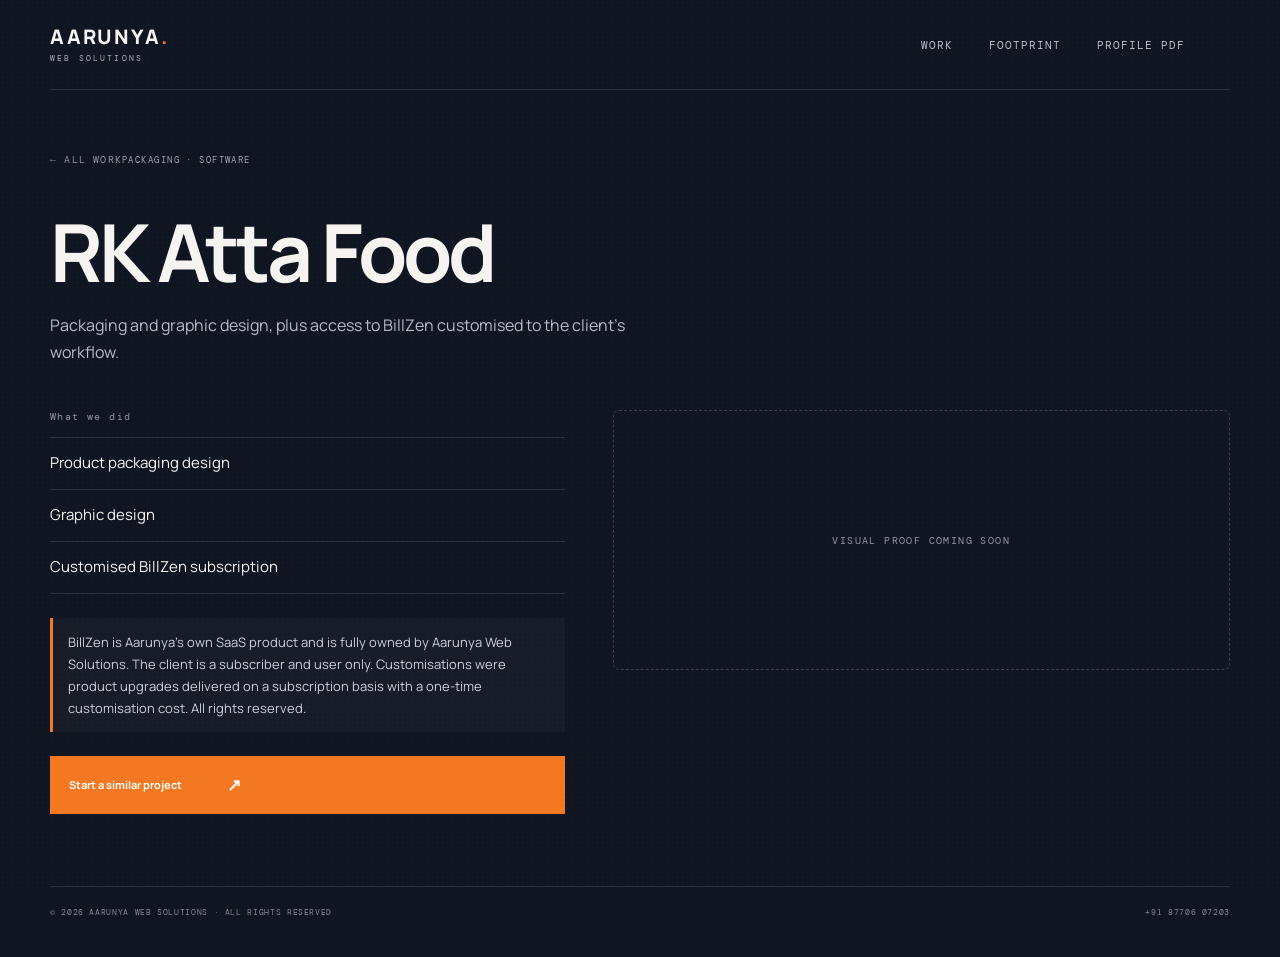
<file: case/rk-atta-food.html>
<!doctype html><html lang="en"><head><meta charset="utf-8"><meta name="viewport" content="width=device-width,initial-scale=1"><meta name="theme-color" content="#101522"><title>RK Atta Food | Aarunya Web Solutions</title><meta name="description" content="Packaging and graphic design, plus access to BillZen customised to the client’s workflow."><link rel="canonical" href="https://aarunya-portfolio.vercel.app/case/rk-atta-food.html"><meta property="og:title" content="RK Atta Food | Aarunya Web Solutions"><meta property="og:description" content="Packaging and graphic design, plus access to BillZen customised to the client’s workflow."><meta property="og:type" content="website"><meta property="og:image" content="https://aarunya-portfolio.vercel.app/assets/brand/aarunya-logo.png"><link rel="icon" href="../assets/brand/aarunya-logo.png"><link rel="preconnect" href="https://fonts.googleapis.com"><link rel="preconnect" href="https://fonts.gstatic.com" crossorigin><link href="https://fonts.googleapis.com/css2?family=DM+Mono:wght@400;500&family=Manrope:wght@400;500;600;700;800&display=swap" rel="stylesheet"><link rel="stylesheet" href="../styles.css"><link rel="stylesheet" href="../extra.css"><script type="application/ld+json">{"@context": "https://schema.org", "@type": "Organization", "name": "Aarunya Web Solutions", "url": "https://aarunyawebsolutions.com", "logo": "https://aarunya-portfolio.vercel.app/assets/brand/aarunya-logo.png", "telephone": "+918770607203", "email": "info@aarunyawebsolutions.com", "sameAs": ["https://aarunyawebsolutions.com", "https://billzen.aarunyawebsolutions.com/landingpage.html", "https://www.instagram.com/aarunya_web_solutions_official", "https://www.youtube.com/@aarunyawebsolutions_official", "https://www.linkedin.com/company/aaurnya-web-solutions", "https://www.pinterest.com/aarunya_web_solutions_official/", "https://www.facebook.com/profile/aarunyawebsolutions", "https://share.google/ZCw2GRJILh90vEI4y"]}</script></head><body><div class="grain"></div><header class="nav wrap"><a class="wordmark" href="../index.html"><span class="wordmark-name">AARUNYA<span class="dot">.</span></span><span class="wordmark-sub">WEB SOLUTIONS</span></a><nav class="sub-nav"><a href="../index.html#work">Work</a><a href="../footprint.html">Footprint</a><a href="../Aarunya-Web-Solutions-Profile.pdf" download>Profile PDF</a></nav></header><main class="wrap sub-main"><a class="back" href="../index.html#work">← ALL WORK</a><span class="eyebrow">PACKAGING · SOFTWARE</span><h1>RK Atta Food</h1><p class="lead">Packaging and graphic design, plus access to BillZen customised to the client’s workflow.</p><div class="case-grid"><div><h2>What we did</h2><ul class="scope"><li>Product packaging design</li><li>Graphic design</li><li>Customised BillZen subscription</li></ul><p class="case-note">BillZen is Aarunya’s own SaaS product and is fully owned by Aarunya Web Solutions. The client is a subscriber and user only. Customisations were product upgrades delivered on a subscription basis with a one-time customisation cost. All rights reserved.</p><a class="contact-button" href="https://wa.me/918770607203">Start a similar project <span>↗</span></a></div><div class="case-media"><div class="case-pending">VISUAL PROOF COMING SOON</div></div></div><footer class="sub-foot"><span>© 2026 AARUNYA WEB SOLUTIONS · ALL RIGHTS RESERVED</span><a href="https://wa.me/918770607203">+91 87706 07203</a></footer></main></body></html>
</file>
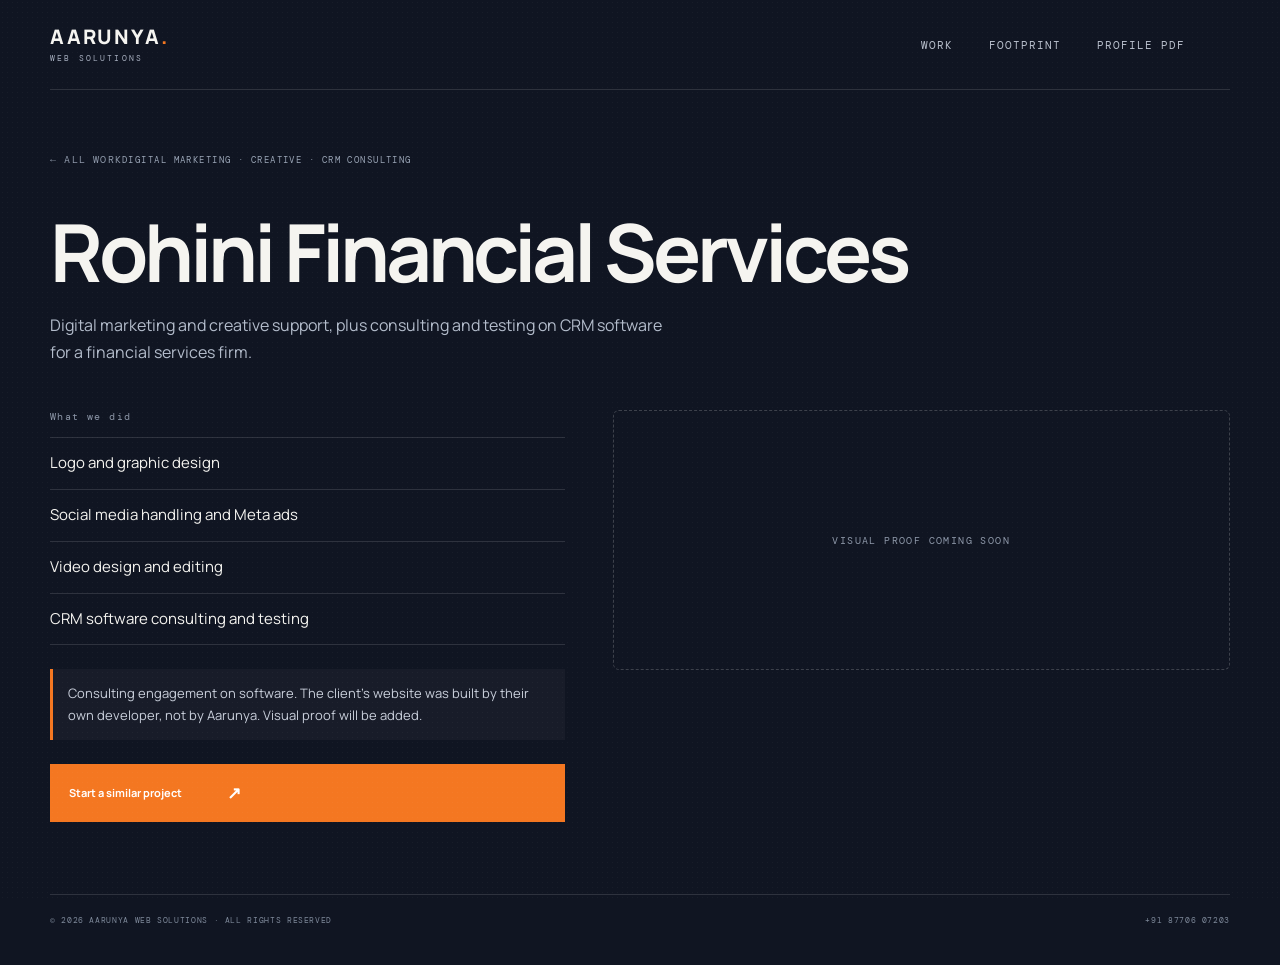
<file: case/rohini-financial-services.html>
<!doctype html><html lang="en"><head><meta charset="utf-8"><meta name="viewport" content="width=device-width,initial-scale=1"><meta name="theme-color" content="#101522"><title>Rohini Financial Services | Aarunya Web Solutions</title><meta name="description" content="Digital marketing and creative support, plus consulting and testing on CRM software for a financial services firm."><link rel="canonical" href="https://aarunya-portfolio.vercel.app/case/rohini-financial-services.html"><meta property="og:title" content="Rohini Financial Services | Aarunya Web Solutions"><meta property="og:description" content="Digital marketing and creative support, plus consulting and testing on CRM software for a financial services firm."><meta property="og:type" content="website"><meta property="og:image" content="https://aarunya-portfolio.vercel.app/assets/brand/aarunya-logo.png"><link rel="icon" href="../assets/brand/aarunya-logo.png"><link rel="preconnect" href="https://fonts.googleapis.com"><link rel="preconnect" href="https://fonts.gstatic.com" crossorigin><link href="https://fonts.googleapis.com/css2?family=DM+Mono:wght@400;500&family=Manrope:wght@400;500;600;700;800&display=swap" rel="stylesheet"><link rel="stylesheet" href="../styles.css"><link rel="stylesheet" href="../extra.css"><script type="application/ld+json">{"@context": "https://schema.org", "@type": "Organization", "name": "Aarunya Web Solutions", "url": "https://aarunyawebsolutions.com", "logo": "https://aarunya-portfolio.vercel.app/assets/brand/aarunya-logo.png", "telephone": "+918770607203", "email": "info@aarunyawebsolutions.com", "sameAs": ["https://aarunyawebsolutions.com", "https://billzen.aarunyawebsolutions.com/landingpage.html", "https://www.instagram.com/aarunya_web_solutions_official", "https://www.youtube.com/@aarunyawebsolutions_official", "https://www.linkedin.com/company/aaurnya-web-solutions", "https://www.pinterest.com/aarunya_web_solutions_official/", "https://www.facebook.com/profile/aarunyawebsolutions", "https://share.google/ZCw2GRJILh90vEI4y"]}</script></head><body><div class="grain"></div><header class="nav wrap"><a class="wordmark" href="../index.html"><span class="wordmark-name">AARUNYA<span class="dot">.</span></span><span class="wordmark-sub">WEB SOLUTIONS</span></a><nav class="sub-nav"><a href="../index.html#work">Work</a><a href="../footprint.html">Footprint</a><a href="../Aarunya-Web-Solutions-Profile.pdf" download>Profile PDF</a></nav></header><main class="wrap sub-main"><a class="back" href="../index.html#work">← ALL WORK</a><span class="eyebrow">DIGITAL MARKETING · CREATIVE · CRM CONSULTING</span><h1>Rohini Financial Services</h1><p class="lead">Digital marketing and creative support, plus consulting and testing on CRM software for a financial services firm.</p><div class="case-grid"><div><h2>What we did</h2><ul class="scope"><li>Logo and graphic design</li><li>Social media handling and Meta ads</li><li>Video design and editing</li><li>CRM software consulting and testing</li></ul><p class="case-note">Consulting engagement on software. The client’s website was built by their own developer, not by Aarunya. Visual proof will be added.</p><a class="contact-button" href="https://wa.me/918770607203">Start a similar project <span>↗</span></a></div><div class="case-media"><div class="case-pending">VISUAL PROOF COMING SOON</div></div></div><footer class="sub-foot"><span>© 2026 AARUNYA WEB SOLUTIONS · ALL RIGHTS RESERVED</span><a href="https://wa.me/918770607203">+91 87706 07203</a></footer></main></body></html>
</file>
<file: styles.css>
:root{--bg:#101522;--panel:#171e2d;--ink:#f5f4f0;--muted:#a0a8b7;--line:#ffffff20;--orange:#f47721;--blue:#2474df;--navy:#172238;--paper:#f0eee8}*{box-sizing:border-box}html{scroll-behavior:smooth;scroll-padding-top:90px}body{margin:0;background:var(--bg);color:var(--ink);font-family:Manrope,Arial,sans-serif;font-size:14px;line-height:1.65;overflow-x:hidden}a{color:inherit;text-decoration:none}.grain{position:fixed;inset:0;pointer-events:none;z-index:10;opacity:.035;background-image:radial-gradient(#fff 0.5px,transparent .5px);background-size:5px 5px}.wrap{width:min(1180px,calc(100% - 72px));margin-inline:auto}.nav{height:90px;display:flex;align-items:center;justify-content:space-between;border-bottom:1px solid var(--line);position:relative;z-index:12}.wordmark{display:flex;flex-direction:column;line-height:1}.wordmark-name{font-size:20px;font-weight:800;letter-spacing:.09em}.dot{color:var(--orange)}.wordmark-sub{font-family:'DM Mono',monospace;font-size:8px;letter-spacing:.27em;color:#a7afbf;margin-top:7px}.nav nav{display:flex;gap:36px;margin-left:auto;margin-right:45px}.nav nav a{font-size:11px;color:#b9c0cd;transition:color .2s}.nav nav a:hover,.text-link:hover{color:var(--orange)}.nav-cta{border:1px solid #ffffff40;padding:11px 15px;font-size:11px;display:flex;gap:24px;align-items:center}.nav-cta span{color:var(--orange);font-size:17px}.menu-toggle{display:none;background:none;border:0;color:white;font-size:22px}.hero{padding-top:22px}.hero-topline,.section-label{display:flex;justify-content:space-between;gap:20px;color:#8e98a9;font:9px 'DM Mono',monospace;letter-spacing:.13em}.hero-topline{padding:15px 0}.status-dot{display:inline-block;width:6px;height:6px;border-radius:50%;background:#72d7ae;margin-right:8px;box-shadow:0 0 0 4px #72d7ae19}.hero-title-wrap{padding:75px 0 55px}.eyebrow{font:9px 'DM Mono',monospace;color:#9aa5b6;letter-spacing:.16em}.hero h1{font-size:clamp(68px,10.6vw,139px);line-height:.91;letter-spacing:-.09em;font-weight:600;margin:25px 0 30px}.outlined{color:transparent;-webkit-text-stroke:1.4px #e7e8eb}.orange-dot{color:var(--orange);-webkit-text-stroke:0}.hero-bottom{display:flex;align-items:end;justify-content:space-between}.hero-description{max-width:410px;color:#aab2c0;font-size:15px;line-height:1.85;margin:0}.round-link{width:48px;height:48px;border:1px solid #ffffff4a;border-radius:50%;display:grid;place-items:center;font-size:20px;transition:background .2s,transform .2s}.round-link:hover{background:var(--orange);transform:translateY(3px)}.hero-art{height:370px;position:relative;overflow:hidden;background:#171e2b;border-top:1px solid #ffffff13;border-bottom:1px solid #ffffff13}.art-grid{position:absolute;inset:0;background-image:linear-gradient(#ffffff0b 1px,transparent 1px),linear-gradient(90deg,#ffffff0b 1px,transparent 1px);background-size:44px 44px;mask-image:linear-gradient(90deg,transparent,black 20%,black 80%,transparent)}.shape{position:absolute;transition:transform .7s cubic-bezier(.2,.7,.2,1)}.shape-orange{width:290px;height:290px;left:calc(50% - 190px);top:38px;background:linear-gradient(140deg,#ff9b52,var(--orange) 48%,#bb4c0b);border-radius:42% 58% 65% 35%/40% 40% 60% 60%;transform:rotate(-24deg);box-shadow:0 25px 90px #f4772138}.shape-blue{width:205px;height:205px;left:calc(50% + 45px);top:68px;background:linear-gradient(145deg,#5b9fff,#2474df 55%,#17418b);border-radius:35% 65% 38% 62%/48% 34% 66% 52%;mix-blend-mode:screen;transform:rotate(28deg)}.shape-glass{width:240px;height:240px;left:calc(50% - 30px);top:55px;border:1px solid #ffffffb0;background:linear-gradient(135deg,#ffffff1b,#ffffff03);backdrop-filter:blur(3px);transform:rotate(45deg);border-radius:30px}.shape-ring{width:310px;height:310px;left:calc(50% - 155px);top:30px;border:1px solid #f8f6f05c;border-radius:50%}.shape-orbit{width:420px;height:130px;left:calc(50% - 210px);top:120px;border:1px solid #f4772180;border-radius:50%;transform:rotate(-28deg)}.art-label{position:absolute;font:9px 'DM Mono',monospace;letter-spacing:.14em;color:#aab4c3}.label-a{top:28px;left:28px}.label-b{right:28px;bottom:28px}.art-index{position:absolute;bottom:25px;left:28px;font:12px 'DM Mono',monospace;color:#f5f4f0;line-height:1.9}.art-index span{font-size:8px;color:#8d98a9;letter-spacing:.14em}.hero-scroll{display:flex;align-items:center;gap:17px;padding:20px 0;color:#818c9d;font:8px 'DM Mono',monospace;letter-spacing:.15em}.scroll-line{height:1px;width:80px;background:#5d6676}.section{padding-top:115px;padding-bottom:110px}.section-label{border-top:1px solid var(--line);padding-top:17px}.manifesto-grid{display:grid;grid-template-columns:1.3fr .7fr;gap:70px;margin-top:65px}.manifesto h2,.work-heading h2,.capability-head h2,.approach h2{font-size:clamp(35px,5vw,64px);line-height:1.13;letter-spacing:-.065em;font-weight:500;margin:0}.manifesto h2 span,.work-heading h2 span,.capability-head h2 span,.approach h2 span{color:#727f94}.manifesto-copy{padding-top:6px;color:#aeb6c4;font-size:13px;line-height:1.9}.manifesto-copy p{margin:0 0 17px}.text-link{display:inline-flex;gap:25px;align-items:center;margin-top:12px;color:#f5f4f0;font-size:11px;border-bottom:1px solid #ffffff35;padding-bottom:8px}.text-link span{color:var(--orange)}.principles{display:grid;grid-template-columns:repeat(3,1fr);gap:24px;margin-top:90px;border-top:1px solid var(--line)}.principles>div{padding-top:20px}.principles span{display:block;color:var(--orange);font:10px 'DM Mono',monospace;margin-bottom:22px}.principles strong{font-size:17px;font-weight:600}.principles p{color:#8f9aab;font-size:11px;margin-top:7px}.work{background:var(--paper);color:#171c27}.work .section-label{border-color:#171c2725;color:#717783}.work-heading{display:flex;justify-content:space-between;align-items:end;gap:35px;margin:55px 0 40px}.work-heading h2{font-size:clamp(38px,5vw,64px)}.work-heading h2 span{color:#818794}.work-heading p{max-width:310px;color:#6d7480;font-size:12px;line-height:1.8;margin:0 0 5px}.work-grid{display:grid;grid-template-columns:1fr 1fr;gap:45px 24px}.project{display:block;min-width:0}.project-visual{height:310px;position:relative;overflow:hidden;display:grid;place-items:center}.billzen-visual{background:#dfe8f3}.mock-window{width:79%;height:72%;background:#f9fbff;border:1px solid #fff;box-shadow:0 25px 60px #13233b20;border-radius:7px;overflow:hidden;transform:perspective(800px) rotateY(-7deg) rotateX(2deg);transition:transform .5s}.project:hover .mock-window{transform:perspective(800px) rotateY(0) translateY(-5px)}.mock-top{height:28px;background:#e9eef6;border-bottom:1px solid #dce4ef;display:flex;align-items:center;gap:4px;padding:0 9px}.mock-top b{width:5px;height:5px;border-radius:50%;background:#c4ccd8}.mock-top span{font:6px 'DM Mono',monospace;color:#6f7b8d;margin-left:10px}.mock-content{display:flex;height:calc(100% - 28px)}.mock-sidebar{width:20%;background:#172238;padding:20px 9px;display:flex;flex-direction:column;gap:13px}.mock-sidebar i{height:4px;background:#7d8ca6;border-radius:5px}.mock-sidebar i:first-child{background:var(--orange);width:75%}.mock-main{padding:20px 16px;flex:1;color:#172238}.mock-main small{display:block;font:6px 'DM Mono',monospace;color:#768196;letter-spacing:.08em}.mock-main strong{display:block;font-size:19px;line-height:1.15;letter-spacing:-.06em;margin-top:8px}.mock-stats{display:flex;gap:6px;margin-top:14px}.mock-stats i{height:25px;flex:1;border:1px solid #e0e7f1;background:linear-gradient(90deg,#f2f5fa,#fff)}.mock-chart{height:35px;margin-top:10px;background:linear-gradient(160deg,transparent 42%,#2474df30 43%,transparent 70%),linear-gradient(15deg,transparent 48%,#f4772160 49%,transparent 52%);border-bottom:1px solid #cfd9e7}.visual-stamp{position:absolute;bottom:15px;left:17px;font:8px 'DM Mono',monospace;letter-spacing:.12em;color:#5d6a7d}.web-visual{background:#111b2d}.web-orbit{position:absolute;border:1px solid #2474df88;border-radius:50%;transform:rotate(-30deg)}.orbit-one{width:440px;height:180px}.orbit-two{width:350px;height:290px;border-color:#f4772188;transform:rotate(38deg)}.web-panel{width:72%;height:68%;background:#f3f1eb;color:#172238;padding:25px;position:relative;z-index:1;box-shadow:0 20px 50px #0003;display:flex;flex-direction:column;justify-content:space-between;transform:rotate(-3deg);transition:transform .4s}.project:hover .web-panel{transform:rotate(0) scale(1.02)}.web-panel span,.web-panel i{font:7px 'DM Mono',monospace;letter-spacing:.12em;color:#606c7e;font-style:normal}.web-panel strong{font-size:clamp(20px,3vw,37px);line-height:1.1;letter-spacing:-.07em}.web-panel em{color:var(--orange);font-style:normal}.creative-visual{background:#f47721}.creative-poster{height:80%;width:60%;background:#182238;color:#f8f5ef;padding:20px;position:relative;overflow:hidden;box-shadow:0 25px 55px #8d3c0f55;transform:rotate(4deg);transition:transform .4s}.project:hover .creative-poster{transform:rotate(0) scale(1.02)}.creative-poster>span{position:relative;z-index:2;display:block;font-size:clamp(23px,3.7vw,43px);line-height:.94;letter-spacing:-.07em;font-weight:700}.creative-poster>span b{color:#f47721}.creative-poster small{position:absolute;left:20px;bottom:18px;font:6px 'DM Mono',monospace;letter-spacing:.1em;color:#aeb7c6}.poster-disc{position:absolute;width:160px;height:160px;border:24px solid #2474df;border-radius:50%;right:-45px;bottom:10px;box-shadow:0 0 0 1px #ffffff70}.poster-line{position:absolute;width:240px;height:1px;background:#ffffff80;transform:rotate(-45deg);top:45%;left:-30px}.performance-visual{background:#172238}.dashboard-card{width:78%;height:70%;border:1px solid #ffffff30;background:#1c2b43;padding:20px;position:relative;box-shadow:0 25px 50px #111a2c80}.dashboard-card>span{font:7px 'DM Mono',monospace;color:#98a8c0;letter-spacing:.1em}.dash-title{font-size:20px;line-height:1.2;letter-spacing:-.04em;margin-top:18px}.dash-title b{color:#f47721}.dash-bars{height:65px;display:flex;align-items:end;gap:6px;margin-top:15px;border-bottom:1px solid #ffffff30}.dash-bars i{flex:1;background:linear-gradient(0deg,#2474df,#69a5ff);height:40%;opacity:.85}.dash-bars i:nth-child(3n){background:linear-gradient(0deg,#f47721,#ffb16d)}.dash-bars i:nth-child(1){height:25%}.dash-bars i:nth-child(2){height:48%}.dash-bars i:nth-child(3){height:36%}.dash-bars i:nth-child(4){height:63%}.dash-bars i:nth-child(5){height:51%}.dash-bars i:nth-child(6){height:75%}.dash-bars i:nth-child(7){height:58%}.dash-bars i:nth-child(8){height:83%}.dash-bars i:nth-child(9){height:67%}.dash-bars i:nth-child(10){height:92%}.dash-bars i:nth-child(11){height:76%}.dash-bars i:nth-child(12){height:100%}.dash-foot{display:flex;justify-content:space-between;margin-top:10px;font:7px 'DM Mono',monospace;color:#a4b2c7}.performance-visual .visual-stamp{color:#a9b6ca}.project-info{display:flex;justify-content:space-between;gap:20px;padding-top:17px}.project-type{font:8px 'DM Mono',monospace;color:#7d8490;letter-spacing:.08em}.project-info h3{font-size:21px;letter-spacing:-.04em;margin:6px 0;font-weight:600}.project-info p{font-size:11px;line-height:1.75;color:#6d7480;margin:0;max-width:400px}.project-arrow{width:35px;height:35px;flex:0 0 35px;border:1px solid #171c2735;border-radius:50%;display:grid;place-items:center;transition:all .25s}.project:hover .project-arrow{background:#171c27;color:#fff;transform:rotate(45deg)}.work-note{margin-top:55px;padding:20px 0;border-top:1px solid #171c2728;display:flex;gap:16px;align-items:start}.note-symbol{font-size:25px;color:var(--orange);line-height:1}.work-note p{font-size:11px;line-height:1.8;color:#68707c;margin:0;max-width:690px}.work-note b{color:#171c27}.capability-head{display:flex;justify-content:space-between;align-items:end;gap:35px;margin:55px 0 40px}.capability-head h2{font-size:clamp(37px,5vw,62px)}.capability-head p{max-width:290px;font-size:12px;color:#9ba5b5;line-height:1.8;margin:0 0 6px}.capability-list{border-top:1px solid var(--line)}.capability-list article{display:grid;grid-template-columns:65px 1fr 50px;gap:20px;padding:27px 0;border-bottom:1px solid var(--line);align-items:start}.cap-num{font:10px 'DM Mono',monospace;color:var(--orange);padding-top:7px}.capability-list h3{font-size:22px;letter-spacing:-.04em;font-weight:500;margin:0 0 8px}.capability-list p{font-size:12px;color:#9ca6b6;max-width:700px;margin:0 0 14px;line-height:1.8}.tags{display:flex;flex-wrap:wrap;gap:7px}.tags span{border:1px solid #ffffff26;border-radius:3px;padding:5px 9px;color:#aeb7c4;font:8px 'DM Mono',monospace}.cap-icon{font-size:23px;color:#707d91;text-align:right}.approach{background:#192132}.approach-grid{display:grid;grid-template-columns:1fr .85fr;gap:80px;margin-top:55px}.approach h2{font-size:clamp(38px,5vw,62px)}.approach-steps>div{display:flex;gap:24px;padding:15px 0;border-bottom:1px solid #ffffff20}.approach-steps>div:first-child{border-top:1px solid #ffffff20}.approach-steps>div>span{font:10px 'DM Mono',monospace;color:var(--orange);padding-top:4px}.approach-steps p{margin:0;display:flex;flex-direction:column;gap:4px}.approach-steps b{font-size:15px;font-weight:600}.approach-steps small{font-size:11px;color:#a2adbd;line-height:1.7}.contact{padding-bottom:35px}.contact-top{display:flex;justify-content:space-between}.contact-index{font:9px 'DM Mono',monospace;color:#8f9aab}.contact h2{font-size:clamp(62px,10vw,125px);line-height:.95;letter-spacing:-.09em;font-weight:500;margin:60px 0 35px}.contact h2 span{color:transparent;-webkit-text-stroke:1px #f5f4f0}.contact-bottom{display:flex;align-items:center;justify-content:space-between;gap:30px;padding-bottom:65px}.contact-bottom p{max-width:340px;color:#a9b3c2;font-size:13px;line-height:1.8;margin:0}.contact-button{display:flex;align-items:center;gap:45px;padding:15px 19px;background:var(--orange);color:#fff;font-size:11px;font-weight:700}.contact-button span{font-size:17px}.contact-links{display:flex;flex-wrap:wrap;justify-content:space-between;gap:15px;padding:20px 0;border-top:1px solid var(--line);border-bottom:1px solid var(--line)}.contact-links a{font:8px 'DM Mono',monospace;letter-spacing:.08em;color:#a4adbc}.contact-links a:hover{color:var(--orange)}footer{display:flex;align-items:center;justify-content:space-between;gap:20px;padding-top:25px}footer>span,footer>a:last-child{font:8px 'DM Mono',monospace;letter-spacing:.08em;color:#7e899a}.footer-mark .wordmark-name{font-size:15px}.footer-mark .wordmark-sub{font-size:6px}@media(max-width:760px){.wrap{width:calc(100% - 36px)}.nav{height:74px}.wordmark-name{font-size:17px}.nav nav{display:none;position:absolute;top:73px;left:0;right:0;margin:0;padding:18px;background:#171e2d;border:1px solid var(--line);flex-direction:column;gap:18px}.nav nav.open{display:flex}.nav-cta{margin-left:auto;margin-right:13px;padding:9px 10px;gap:10px;font-size:10px}.menu-toggle{display:block}.hero-topline,.section-label{font-size:7px;letter-spacing:.08em}.hero-topline span:last-child,.section-label span:last-child{max-width:45%;text-align:right}.hero-title-wrap{padding:66px 0 42px}.hero h1{font-size:clamp(54px,13vw,92px);margin:22px 0}.hero-description{font-size:12px;max-width:290px}.round-link{width:40px;height:40px;flex:0 0 40px}.hero-art{height:290px}.shape-orange{width:205px;height:205px;left:calc(50% - 135px);top:40px}.shape-blue{width:145px;height:145px;left:calc(50% + 10px);top:65px}.shape-glass{width:170px;height:170px;left:calc(50% - 60px);top:55px}.shape-ring{width:230px;height:230px;left:calc(50% - 115px);top:25px}.shape-orbit{width:310px;height:100px;left:calc(50% - 155px);top:100px}.art-label{font-size:7px}.label-a{left:12px;top:13px}.label-b{right:12px;bottom:12px}.art-index{left:12px;bottom:12px;font-size:9px}.section{padding-top:78px;padding-bottom:76px}.manifesto-grid,.approach-grid{grid-template-columns:1fr;gap:26px;margin-top:40px}.manifesto h2,.work-heading h2,.capability-head h2,.approach h2{font-size:clamp(34px,9vw,48px)}.manifesto-copy{font-size:12px}.principles{grid-template-columns:1fr;gap:0;margin-top:45px}.principles>div{padding:17px 0;border-bottom:1px solid var(--line)}.principles span{margin-bottom:9px}.work-heading,.capability-head{display:block;margin:38px 0 28px}.work-heading p,.capability-head p{margin-top:18px}.work-grid{grid-template-columns:1fr;gap:35px}.project-visual{height:260px}.web-panel{padding:18px}.web-panel strong{font-size:28px}.creative-poster>span{font-size:37px}.dashboard-card{padding:16px}.dash-title{font-size:17px}.work-note{margin-top:40px}.capability-list article{grid-template-columns:30px 1fr 25px;gap:10px;padding:22px 0}.capability-list h3{font-size:18px}.capability-list p{font-size:11px}.tags span{font-size:7px}.cap-icon{font-size:18px}.approach-grid{gap:30px}.contact h2{font-size:clamp(55px,12vw,85px);margin:45px 0 28px}.contact-bottom{align-items:flex-start;flex-direction:column;padding-bottom:45px}.contact-button{width:100%;justify-content:space-between}.contact-links{flex-direction:column;gap:15px}footer{align-items:flex-start;flex-wrap:wrap}footer>span{order:3;width:100%}}@media(prefers-reduced-motion:reduce){html{scroll-behavior:auto}*,*:before,*:after{transition:none!important;animation:none!important}}@media print{@page{size:A4;margin:12mm}body{background:#101522!important;-webkit-print-color-adjust:exact;print-color-adjust:exact;font-size:10pt}.grain,.nav nav,.nav-cta,.menu-toggle{display:none!important}.wrap{width:100%;max-width:none}.nav{height:55px}.hero-title-wrap{padding:45px 0 35px}.hero h1{font-size:68pt}.hero-art{height:240px}.section{padding-top:35px;padding-bottom:35px;break-inside:avoid}.manifesto-grid{gap:25px;margin-top:30px}.manifesto h2,.work-heading h2,.capability-head h2,.approach h2{font-size:30pt}.principles{margin-top:35px}.work-heading,.capability-head{margin:30px 0 22px}.work-grid{gap:22px 15px}.project-visual{height:210px}.project-info h3{font-size:15pt}.contact h2{font-size:55pt;margin:35px 0 25px}.contact-bottom{padding-bottom:30px}.project,.capability-list article,.approach-steps>div{break-inside:avoid}a{color:inherit}}
</file>
<file: extra.css>
.project-visual img{width:100%;height:100%;object-fit:cover;display:block}
.project-visual.wk-text{background:linear-gradient(145deg,#172238,#101522);border:1px solid var(--line);flex-direction:column;gap:10px;text-align:center}
.wk-text b{font-size:clamp(28px,5vw,44px);letter-spacing:-.04em;color:var(--orange)}.wk-text small{font:9px 'DM Mono',monospace;letter-spacing:.14em;color:#8e98a9}
.sub-nav{display:flex;gap:26px;font:10px 'DM Mono',monospace;letter-spacing:.1em;text-transform:uppercase}.sub-nav a{color:#c9cfdb}.sub-nav a:hover{color:var(--orange)}
.sub-main{padding:56px 0 40px}.sub-main h1{font-size:clamp(38px,7vw,80px);letter-spacing:-.05em;line-height:1;margin:18px 0 20px;font-weight:700}.sub-main h1 span{color:var(--orange)}
.lead{max-width:620px;color:#b3bccb;font-size:16px;line-height:1.7}.back{display:inline-block;margin-bottom:28px;font:10px 'DM Mono',monospace;letter-spacing:.12em;color:#8e98a9}
.case-grid{display:grid;grid-template-columns:1fr 1.2fr;gap:48px;margin-top:44px;align-items:start}.case-grid h2{font:10px 'DM Mono',monospace;letter-spacing:.14em;color:#8e98a9;margin:0 0 14px}
.scope{list-style:none;padding:0;margin:0 0 24px}.scope li{padding:13px 0;border-top:1px solid var(--line);font-size:15px}.scope li:last-child{border-bottom:1px solid var(--line)}
.case-note{padding:13px 15px;border-left:3px solid var(--orange);background:#ffffff08;font-size:13px;line-height:1.7;color:#c9cfdb;margin:0 0 24px}
.case-media{display:grid;gap:16px}.case-img{width:100%;height:auto;border:1px solid var(--line);border-radius:6px;display:block}
.case-pending{display:grid;place-items:center;min-height:260px;border:1px dashed #ffffff30;border-radius:6px;font:10px 'DM Mono',monospace;letter-spacing:.14em;color:#8e98a9}
.fp-wrap{display:grid;grid-template-columns:1.6fr 1fr;gap:48px;margin-top:44px;align-items:start}.fp-list{border-top:1px solid var(--line)}
.fp-row{display:grid;grid-template-columns:200px 1fr 24px;gap:16px;align-items:center;padding:19px 0;border-bottom:1px solid var(--line);transition:padding .2s}.fp-row:hover{padding-left:10px;background:#ffffff06}
.fp-k{font:10px 'DM Mono',monospace;letter-spacing:.1em;color:#8e98a9;text-transform:uppercase}.fp-v{font-size:15px;overflow-wrap:anywhere}
.fp-qr{display:grid;gap:14px;justify-items:start;padding:24px;border:1px solid var(--line);border-radius:8px;background:#ffffff06;position:sticky;top:24px}.fp-qr img{background:#fff;padding:8px;border-radius:6px}.fp-qr span{font:9px 'DM Mono',monospace;letter-spacing:.12em;color:#8e98a9}
.sub-foot{display:flex;justify-content:space-between;gap:16px;flex-wrap:wrap;margin-top:72px;padding-top:20px;border-top:1px solid var(--line);font:9px 'DM Mono',monospace;letter-spacing:.1em;color:#8e98a9}
@media(max-width:760px){.case-grid,.fp-wrap{grid-template-columns:1fr;gap:32px}.fp-row{grid-template-columns:1fr 20px}.fp-k{grid-column:1/-1}.sub-nav{gap:14px}.fp-qr{position:static}}
</file>
